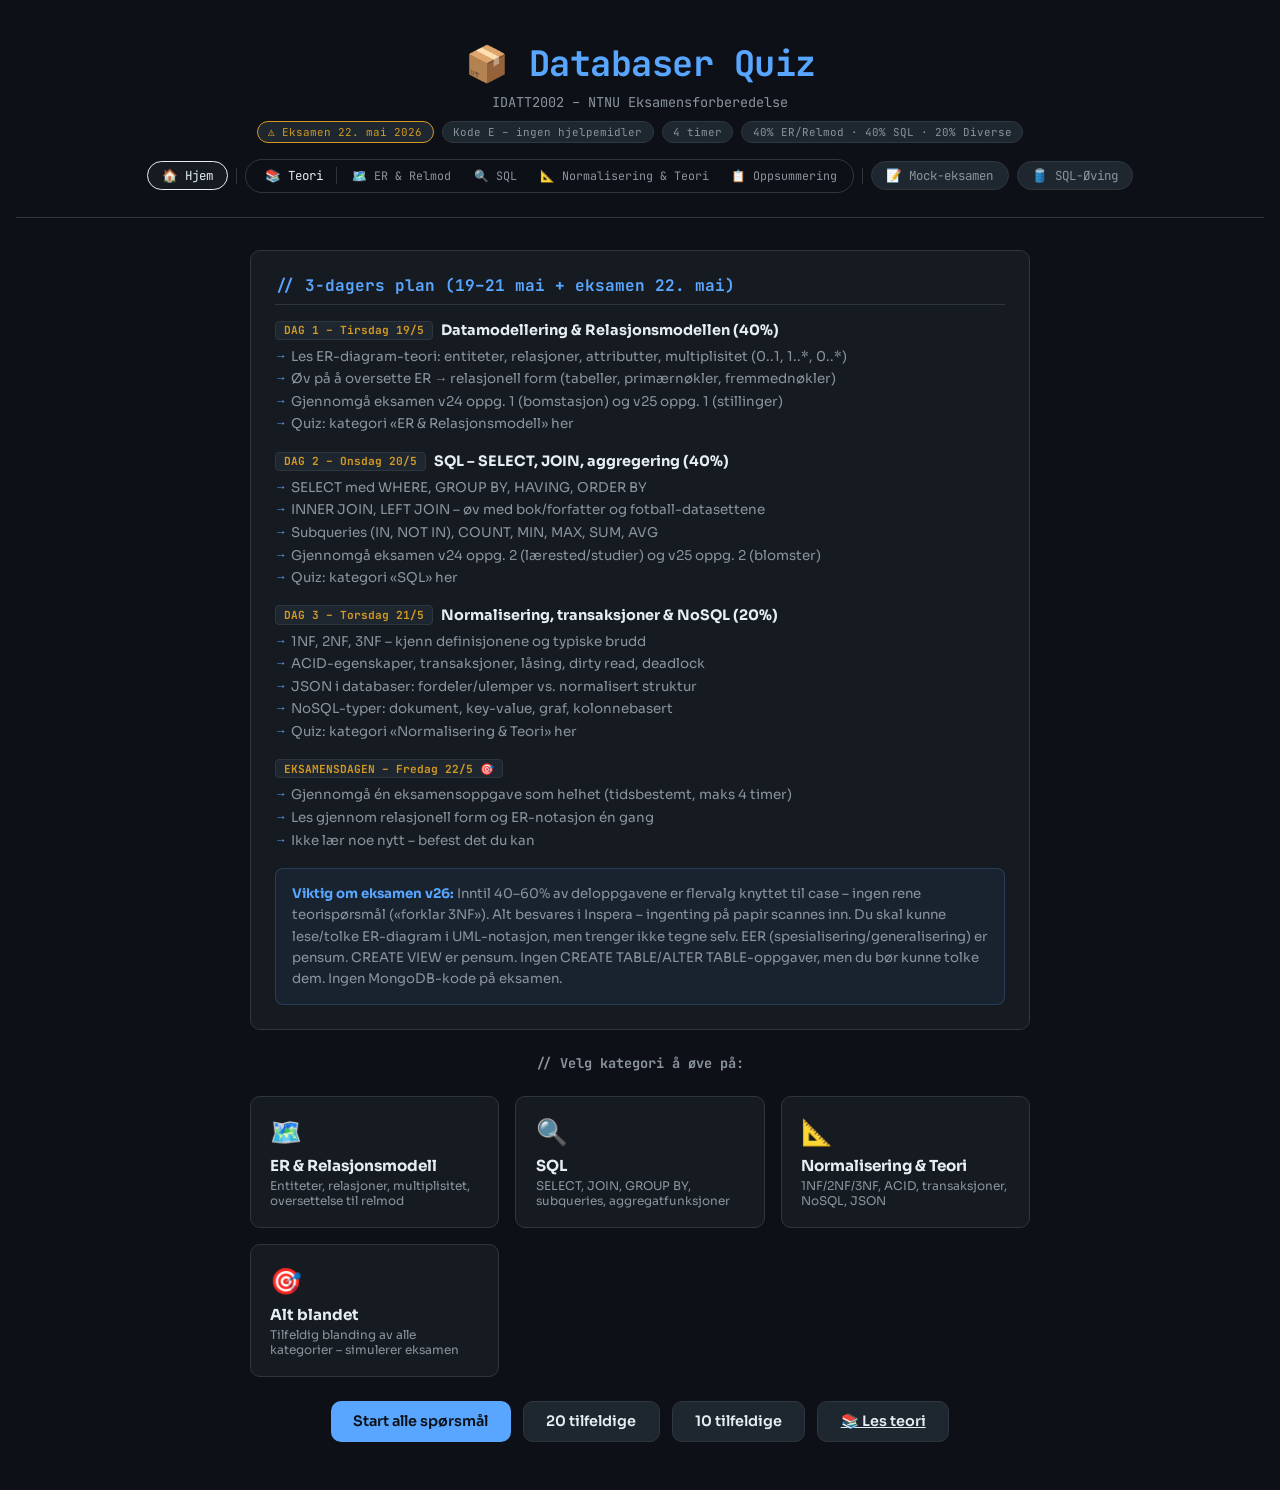
<file: index.html>
<!DOCTYPE html>
<html lang="no">
<head>
  <meta charset="UTF-8">
  <meta name="viewport" content="width=device-width, initial-scale=1.0">
  <title>Databaser Quiz – IDATT2002</title>
  <link rel="stylesheet" href="style.css">
  <link rel="icon" type="image/x-icon" href="favicon.ico">
</head>
<body>

<header>
  <h1>📦 Databaser Quiz</h1>
  <p>IDATT2002 – NTNU Eksamensforberedelse</p>
  <div class="exam-info compact">
    <span class="badge warn">⚠️ Eksamen 22. mai 2026</span>
    <span class="badge">Kode E – ingen hjelpemidler</span>
    <span class="badge">4 timer</span>
    <span class="badge">40% ER/Relmod · 40% SQL · 20% Diverse</span>
  </div>
  <nav>
    <a href="/" class="nav-home active">🏠 Hjem</a>
    <span class="nav-sep"></span>
    <div class="nav-group">
      <a href="/teori" class="nav-group-parent">📚 Teori</a>
      <a href="/er">🗺️ ER & Relmod</a>
      <a href="/sql">🔍 SQL</a>
      <a href="/norm">📐 Normalisering & Teori</a>
      <a href="/oppsummering">📋 Oppsummering</a>
    </div>
    <span class="nav-sep"></span>
    <a href="/mock-exam">📝 Mock-eksamen</a>
    <a href="/sql-oving">🛢️ SQL-Øving</a>
  </nav>
</header>

<div class="container">

  <!-- START SCREEN -->
  <div id="start-screen">

    <div class="plan-section">
      <h2>// 3-dagers plan (19–21 mai + eksamen 22. mai)</h2>
      <div class="day-block">
        <h3><span class="day-label">DAG 1 – Tirsdag 19/5</span> Datamodellering &amp; Relasjonsmodellen (40%)</h3>
        <ul>
          <li>Les ER-diagram-teori: entiteter, relasjoner, attributter, multiplisitet (0..1, 1..*, 0..*)</li>
          <li>Øv på å oversette ER → relasjonell form (tabeller, primærnøkler, fremmednøkler)</li>
          <li>Gjennomgå eksamen v24 oppg. 1 (bomstasjon) og v25 oppg. 1 (stillinger)</li>
          <li>Quiz: kategori «ER &amp; Relasjonsmodell» her</li>
        </ul>
      </div>
      <div class="day-block">
        <h3><span class="day-label">DAG 2 – Onsdag 20/5</span> SQL – SELECT, JOIN, aggregering (40%)</h3>
        <ul>
          <li>SELECT med WHERE, GROUP BY, HAVING, ORDER BY</li>
          <li>INNER JOIN, LEFT JOIN – øv med bok/forfatter og fotball-datasettene</li>
          <li>Subqueries (IN, NOT IN), COUNT, MIN, MAX, SUM, AVG</li>
          <li>Gjennomgå eksamen v24 oppg. 2 (lærested/studier) og v25 oppg. 2 (blomster)</li>
          <li>Quiz: kategori «SQL» her</li>
        </ul>
      </div>
      <div class="day-block">
        <h3><span class="day-label">DAG 3 – Torsdag 21/5</span> Normalisering, transaksjoner &amp; NoSQL (20%)</h3>
        <ul>
          <li>1NF, 2NF, 3NF – kjenn definisjonene og typiske brudd</li>
          <li>ACID-egenskaper, transaksjoner, låsing, dirty read, deadlock</li>
          <li>JSON i databaser: fordeler/ulemper vs. normalisert struktur</li>
          <li>NoSQL-typer: dokument, key-value, graf, kolonnebasert</li>
          <li>Quiz: kategori «Normalisering &amp; Teori» her</li>
        </ul>
      </div>
      <div class="day-block">
        <h3><span class="day-label">EKSAMENSDAGEN – Fredag 22/5 🎯</span></h3>
        <ul>
          <li>Gjennomgå én eksamensoppgave som helhet (tidsbestemt, maks 4 timer)</li>
          <li>Les gjennom relasjonell form og ER-notasjon én gang</li>
          <li>Ikke lær noe nytt – befest det du kan</li>
        </ul>
      </div>
      <div class="tip-box">
        <strong>Viktig om eksamen v26:</strong> Inntil 40–60% av deloppgavene er flervalg knyttet til case – ingen rene teorispørsmål («forklar 3NF»). Alt besvares i Inspera – ingenting på papir scannes inn. Du skal kunne lese/tolke ER-diagram i UML-notasjon, men trenger ikke tegne selv. EER (spesialisering/generalisering) er pensum. CREATE VIEW er pensum. Ingen CREATE TABLE/ALTER TABLE-oppgaver, men du bør kunne tolke dem. Ingen MongoDB-kode på eksamen.
      </div>
    </div>

    <h2 style="font-family:'JetBrains Mono',monospace; color:var(--text2); font-size:0.85rem; margin-bottom:1rem;">// Velg kategori å øve på:</h2>
    <div class="category-grid">
      <div class="category-card" onclick="startCategory('er')">
        <div class="cat-icon">🗺️</div>
        <h3>ER &amp; Relasjonsmodell</h3>
        <p>Entiteter, relasjoner, multiplisitet, oversettelse til relmod</p>
      </div>
      <div class="category-card" onclick="startCategory('sql')">
        <div class="cat-icon">🔍</div>
        <h3>SQL</h3>
        <p>SELECT, JOIN, GROUP BY, subqueries, aggregatfunksjoner</p>
      </div>
      <div class="category-card" onclick="startCategory('norm')">
        <div class="cat-icon">📐</div>
        <h3>Normalisering &amp; Teori</h3>
        <p>1NF/2NF/3NF, ACID, transaksjoner, NoSQL, JSON</p>
      </div>
      <div class="category-card" onclick="startCategory('all')">
        <div class="cat-icon">🎯</div>
        <h3>Alt blandet</h3>
        <p>Tilfeldig blanding av alle kategorier – simulerer eksamen</p>
      </div>
    </div>
    <div class="start-buttons">
      <button class="btn btn-primary" onclick="startAll()">Start alle spørsmål</button>
      <button class="btn btn-secondary" onclick="startRandom(20)">20 tilfeldige</button>
      <button class="btn btn-secondary" onclick="startRandom(10)">10 tilfeldige</button>
      <a href="/teori" class="btn btn-secondary">📚 Les teori</a>
    </div>
  </div>

  <!-- QUIZ SCREEN -->
  <div id="quiz-screen">
    <div class="quiz-header">
      <div class="progress-info" id="progress-info">Spørsmål 1 av 20</div>
      <div class="category-tag" id="category-tag">ER</div>
    </div>
    <div class="progress-bar-wrap">
      <div class="progress-bar-fill" id="progress-bar" style="width:0%"></div>
    </div>
    <div class="question-card">
      <h2 id="question-text"></h2>
      <div id="code-area"></div>
      <ul class="options-list" id="options-list"></ul>
      <div class="feedback-box" id="feedback-box"></div>
    </div>
    <div class="nav-buttons">
      <button class="btn btn-secondary" onclick="goBack()">← Avslutt</button>
      <button class="btn btn-primary" id="next-btn" onclick="nextQuestion()" style="display:none">Neste →</button>
    </div>
  </div>

  <!-- RESULT SCREEN -->
  <div id="result-screen">
    <div class="result-card">
      <div class="score-big" id="score-big">0%</div>
      <div class="score-label" id="score-label">0 av 0 riktige</div>
      <div class="breakdown" id="breakdown"></div>
    </div>
    <div class="start-buttons">
      <button class="btn btn-primary" onclick="showStart()">← Tilbake til meny</button>
      <button class="btn btn-secondary" onclick="retryWrong()">Øv på feil</button>
    </div>
  </div>

</div>

<script src="script.js"></script>
</body>
</html>
</file>
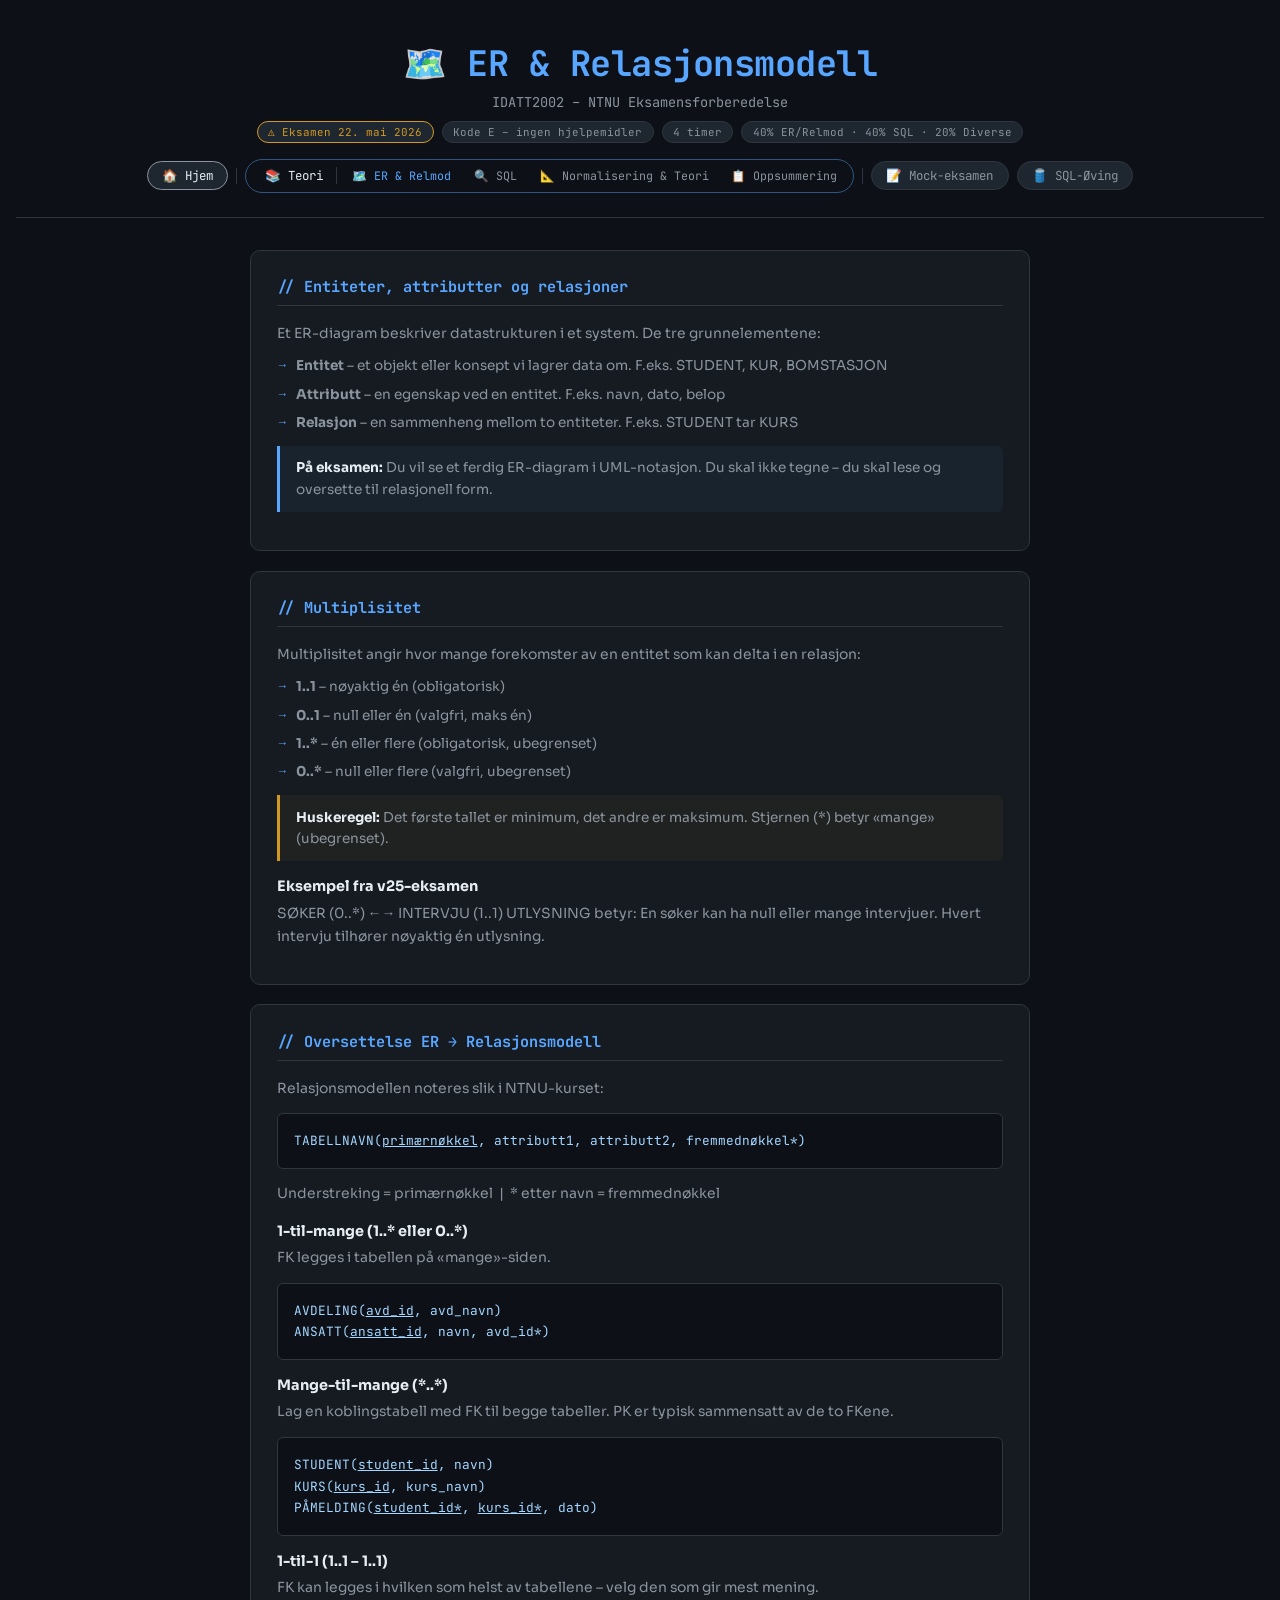
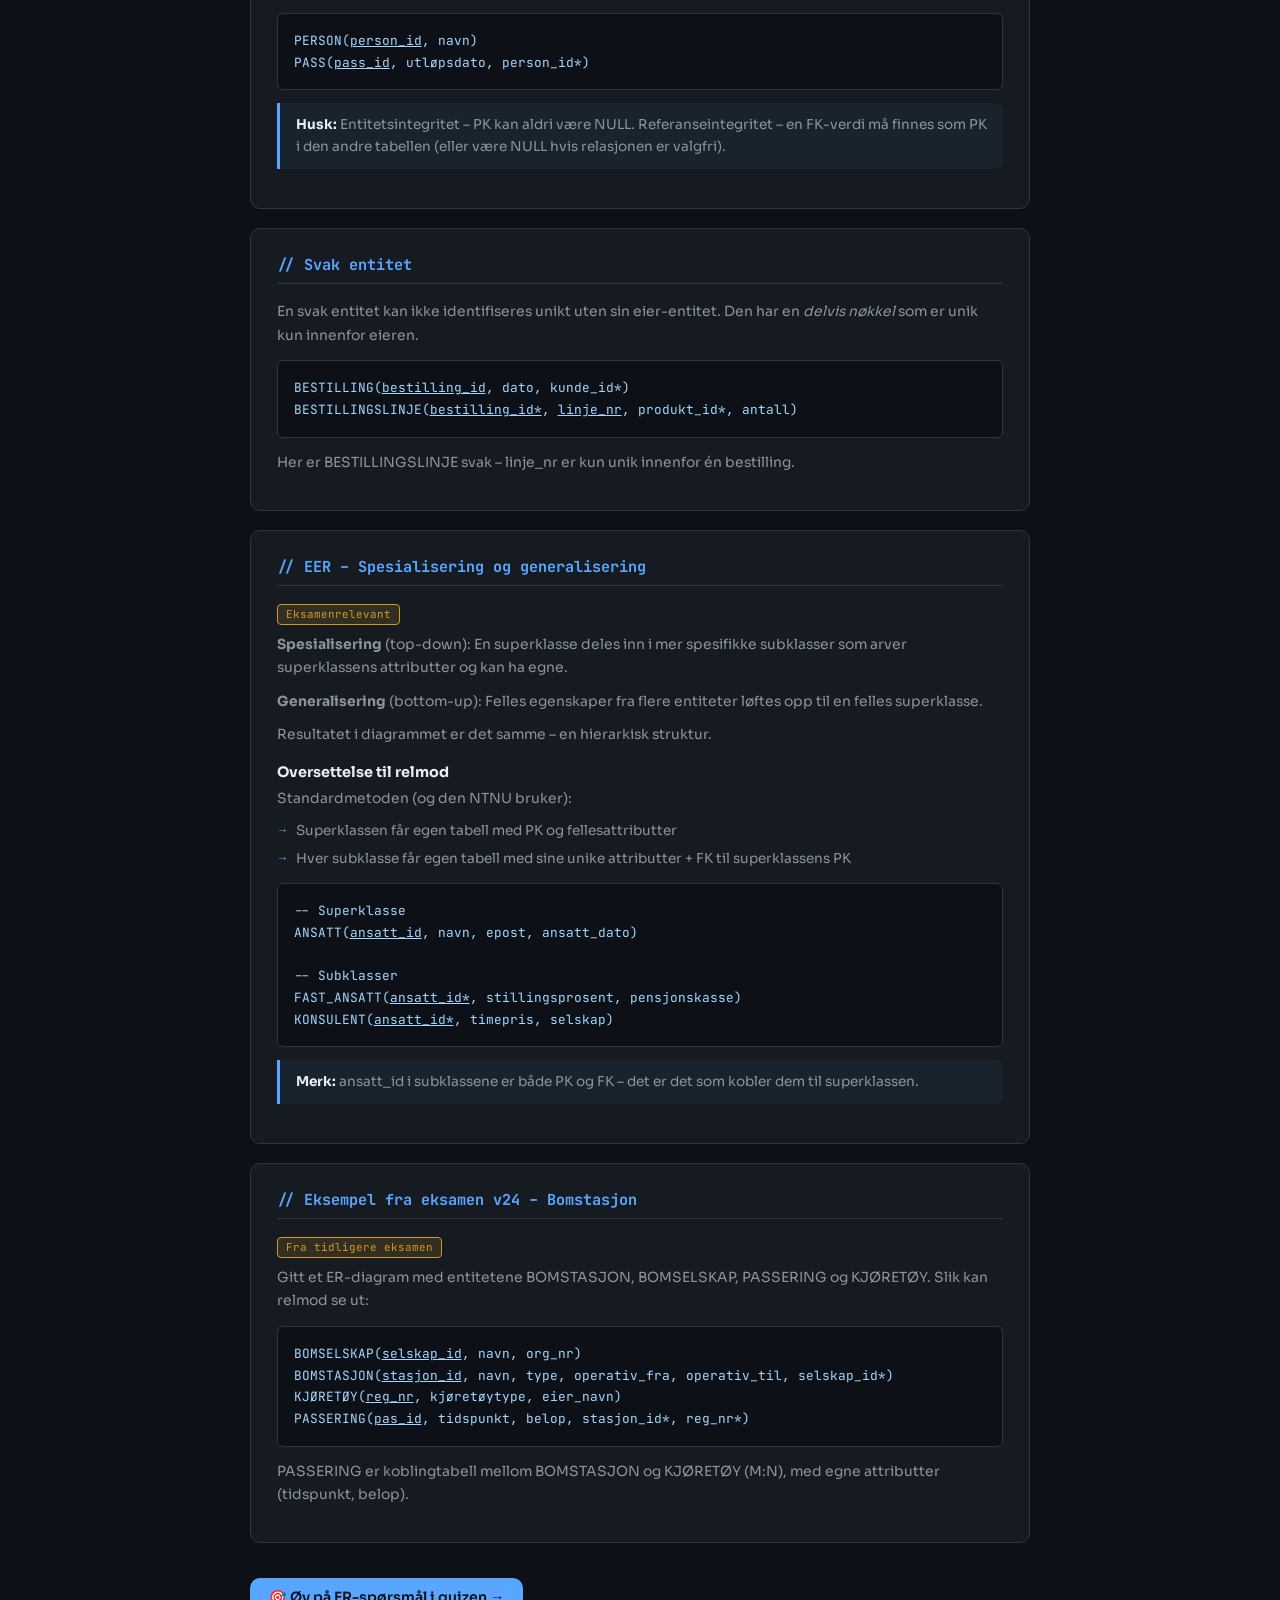
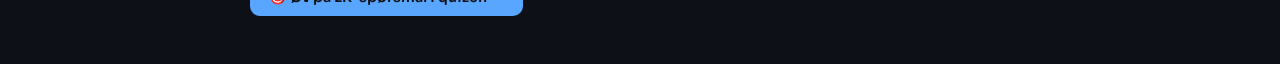
<file: er/index.html>
<!DOCTYPE html>
<html lang="no">
<head>
  <meta charset="UTF-8">
  <meta name="viewport" content="width=device-width, initial-scale=1.0">
  <title>ER & Relasjonsmodell – IDATT2002</title>
  <link rel="stylesheet" href="/style.css">
  <link rel="icon" type="image/x-icon" href="/favicon.ico">
</head>
<body>
<header>
  <h1>🗺️ ER & Relasjonsmodell</h1>
  <p>IDATT2002 – NTNU Eksamensforberedelse</p>
  <div class="exam-info compact">
    <span class="badge warn">⚠️ Eksamen 22. mai 2026</span>
    <span class="badge">Kode E – ingen hjelpemidler</span>
    <span class="badge">4 timer</span>
    <span class="badge">40% ER/Relmod · 40% SQL · 20% Diverse</span>
  </div>
  <nav>
    <a href="/" class="nav-home">🏠 Hjem</a>
    <span class="nav-sep"></span>
    <div class="nav-group">
      <a href="/teori" class="nav-group-parent">📚 Teori</a>
      <a href="/er" class="active">🗺️ ER & Relmod</a>
      <a href="/sql">🔍 SQL</a>
      <a href="/norm">📐 Normalisering & Teori</a>
      <a href="/oppsummering">📋 Oppsummering</a>
    </div>
    <span class="nav-sep"></span>
    <a href="/mock-exam">📝 Mock-eksamen</a>
    <a href="/sql-oving">🛢️ SQL-Øving</a>
  </nav>
</header>

<div class="container">
<div class="theory-content">

  <div class="section">
    <h2>// Entiteter, attributter og relasjoner</h2>
    <p>Et ER-diagram beskriver datastrukturen i et system. De tre grunnelementene:</p>
    <ul>
      <li><strong>Entitet</strong> – et objekt eller konsept vi lagrer data om. F.eks. STUDENT, KUR, BOMSTASJON</li>
      <li><strong>Attributt</strong> – en egenskap ved en entitet. F.eks. navn, dato, belop</li>
      <li><strong>Relasjon</strong> – en sammenheng mellom to entiteter. F.eks. STUDENT tar KURS</li>
    </ul>
    <div class="callout">
      <strong>På eksamen:</strong> Du vil se et ferdig ER-diagram i UML-notasjon. Du skal ikke tegne – du skal lese og oversette til relasjonell form.
    </div>
  </div>

  <div class="section">
    <h2>// Multiplisitet</h2>
    <p>Multiplisitet angir hvor mange forekomster av en entitet som kan delta i en relasjon:</p>
    <ul>
      <li><strong>1..1</strong> – nøyaktig én (obligatorisk)</li>
      <li><strong>0..1</strong> – null eller én (valgfri, maks én)</li>
      <li><strong>1..*</strong> – én eller flere (obligatorisk, ubegrenset)</li>
      <li><strong>0..*</strong> – null eller flere (valgfri, ubegrenset)</li>
    </ul>
    <div class="callout warn">
      <strong>Huskeregel:</strong> Det første tallet er minimum, det andre er maksimum. Stjernen (*) betyr «mange» (ubegrenset).
    </div>
    <h3>Eksempel fra v25-eksamen</h3>
    <p>SØKER (0..*) ←→ INTERVJU (1..1) UTLYSNING betyr: En søker kan ha null eller mange intervjuer. Hvert intervju tilhører nøyaktig én utlysning.</p>
  </div>

  <div class="section">
    <h2>// Oversettelse ER → Relasjonsmodell</h2>
    <p>Relasjonsmodellen noteres slik i NTNU-kurset:</p>
    <div class="code-block">TABELLNAVN(<u>primærnøkkel</u>, attributt1, attributt2, fremmednøkkel*)</div>
    <p>Understreking = primærnøkkel &nbsp;|&nbsp; * etter navn = fremmednøkkel</p>

    <h3>1-til-mange (1..* eller 0..*)</h3>
    <p>FK legges i tabellen på «mange»-siden.</p>
    <div class="code-block">AVDELING(<u>avd_id</u>, avd_navn)
ANSATT(<u>ansatt_id</u>, navn, avd_id*)</div>

    <h3>Mange-til-mange (*..*)</h3>
    <p>Lag en koblingstabell med FK til begge tabeller. PK er typisk sammensatt av de to FKene.</p>
    <div class="code-block">STUDENT(<u>student_id</u>, navn)
KURS(<u>kurs_id</u>, kurs_navn)
PÅMELDING(<u>student_id*</u>, <u>kurs_id*</u>, dato)</div>

    <h3>1-til-1 (1..1 – 1..1)</h3>
    <p>FK kan legges i hvilken som helst av tabellene – velg den som gir mest mening.</p>
    <div class="code-block">PERSON(<u>person_id</u>, navn)
PASS(<u>pass_id</u>, utløpsdato, person_id*)</div>

    <div class="callout">
      <strong>Husk:</strong> Entitetsintegritet – PK kan aldri være NULL. Referanseintegritet – en FK-verdi må finnes som PK i den andre tabellen (eller være NULL hvis relasjonen er valgfri).
    </div>
  </div>

  <div class="section">
    <h2>// Svak entitet</h2>
    <p>En svak entitet kan ikke identifiseres unikt uten sin eier-entitet. Den har en <em>delvis nøkkel</em> som er unik kun innenfor eieren.</p>
    <div class="code-block">BESTILLING(<u>bestilling_id</u>, dato, kunde_id*)
BESTILLINGSLINJE(<u>bestilling_id*</u>, <u>linje_nr</u>, produkt_id*, antall)</div>
    <p>Her er BESTILLINGSLINJE svak – linje_nr er kun unik innenfor én bestilling.</p>
  </div>

  <div class="section">
    <h2>// EER – Spesialisering og generalisering</h2>
    <span class="tag tag-exam">Eksamenrelevant</span>
    <p><strong>Spesialisering</strong> (top-down): En superklasse deles inn i mer spesifikke subklasser som arver superklassens attributter og kan ha egne.</p>
    <p><strong>Generalisering</strong> (bottom-up): Felles egenskaper fra flere entiteter løftes opp til en felles superklasse.</p>
    <p>Resultatet i diagrammet er det samme – en hierarkisk struktur.</p>

    <h3>Oversettelse til relmod</h3>
    <p>Standardmetoden (og den NTNU bruker):</p>
    <ul>
      <li>Superklassen får egen tabell med PK og fellesattributter</li>
      <li>Hver subklasse får egen tabell med sine unike attributter + FK til superklassens PK</li>
    </ul>
    <div class="code-block">-- Superklasse
ANSATT(<u>ansatt_id</u>, navn, epost, ansatt_dato)

-- Subklasser
FAST_ANSATT(<u>ansatt_id*</u>, stillingsprosent, pensjonskasse)
KONSULENT(<u>ansatt_id*</u>, timepris, selskap)</div>
    <div class="callout">
      <strong>Merk:</strong> ansatt_id i subklassene er både PK og FK – det er det som kobler dem til superklassen.
    </div>
  </div>

  <div class="section">
    <h2>// Eksempel fra eksamen v24 – Bomstasjon</h2>
    <span class="tag tag-exam">Fra tidligere eksamen</span>
    <p>Gitt et ER-diagram med entitetene BOMSTASJON, BOMSELSKAP, PASSERING og KJØRETØY. Slik kan relmod se ut:</p>
    <div class="code-block">BOMSELSKAP(<u>selskap_id</u>, navn, org_nr)
BOMSTASJON(<u>stasjon_id</u>, navn, type, operativ_fra, operativ_til, selskap_id*)
KJØRETØY(<u>reg_nr</u>, kjøretøytype, eier_navn)
PASSERING(<u>pas_id</u>, tidspunkt, belop, stasjon_id*, reg_nr*)</div>
    <p>PASSERING er koblingtabell mellom BOMSTASJON og KJØRETØY (M:N), med egne attributter (tidspunkt, belop).</p>
  </div>

  <a href="/?cat=er" class="quiz-link-btn">🎯 Øv på ER-spørsmål i quizen →</a>

</div>
</div>
</body>
</html>
</file>
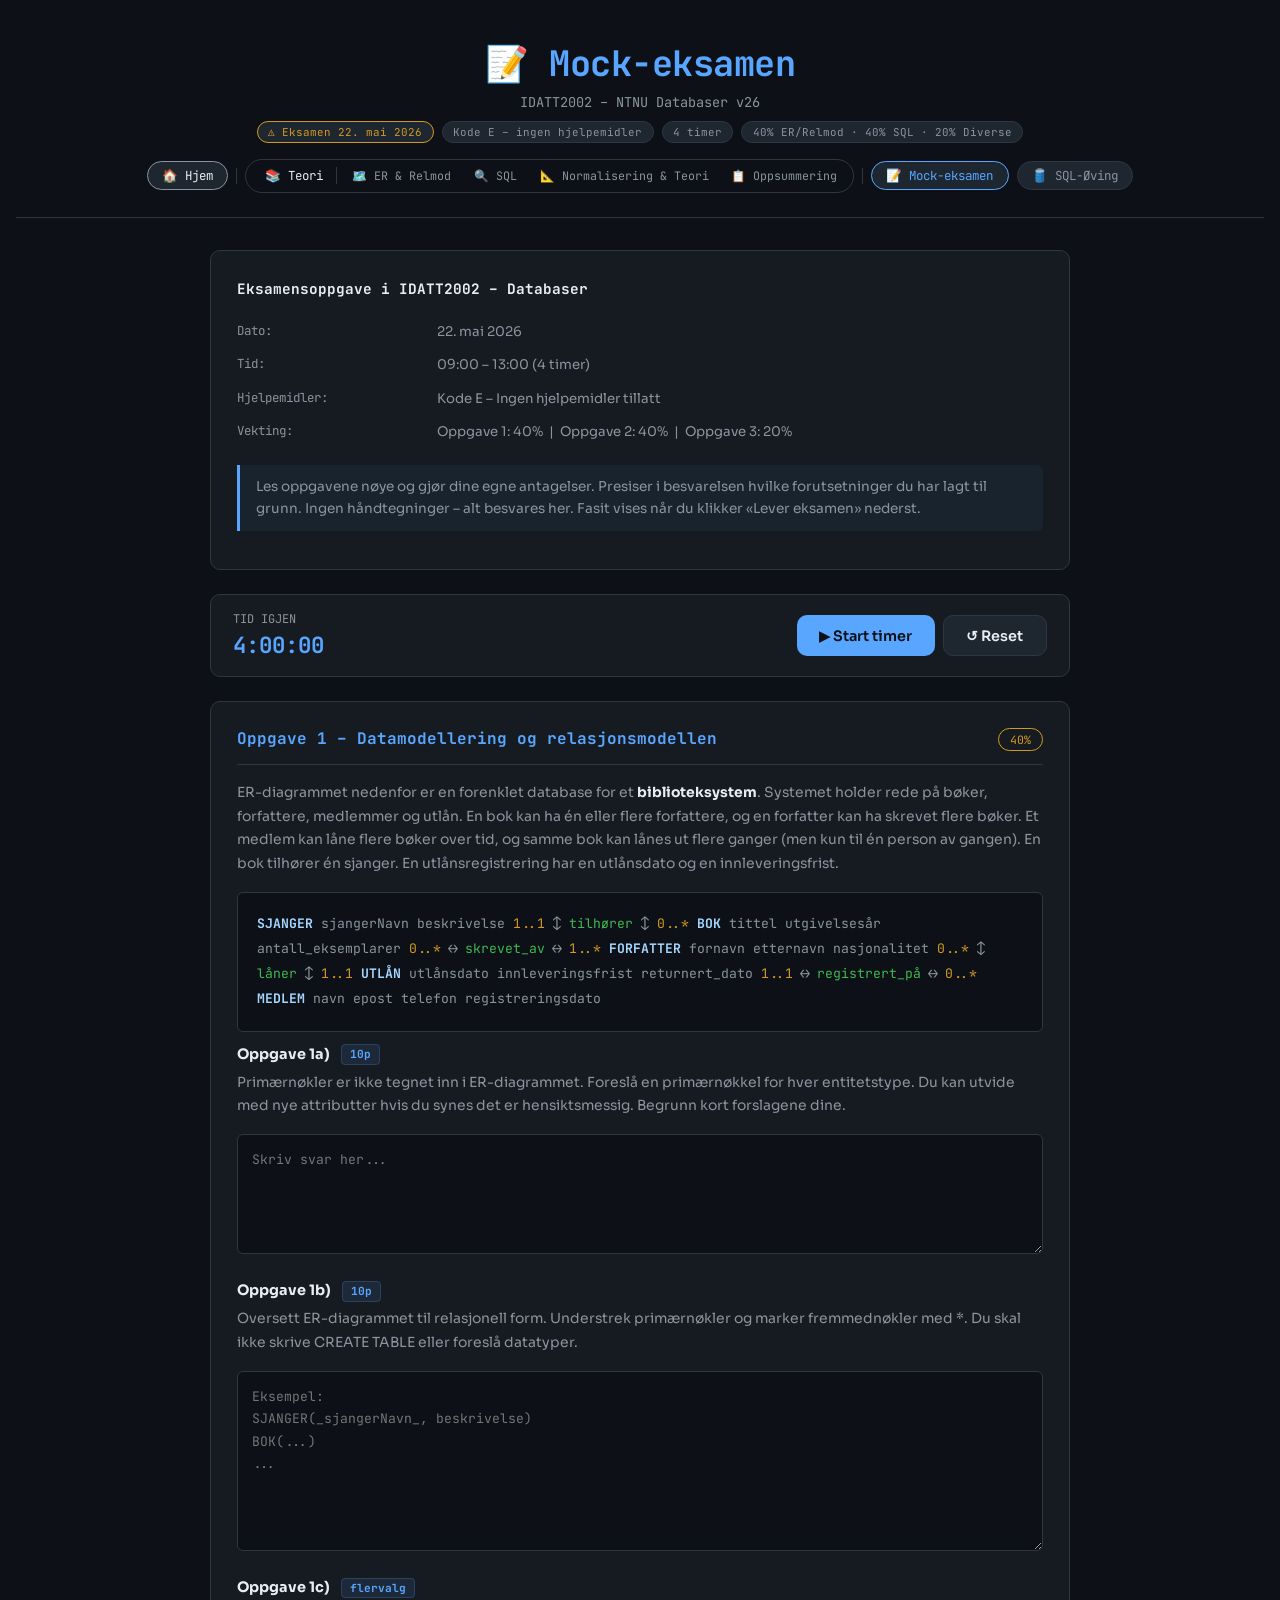
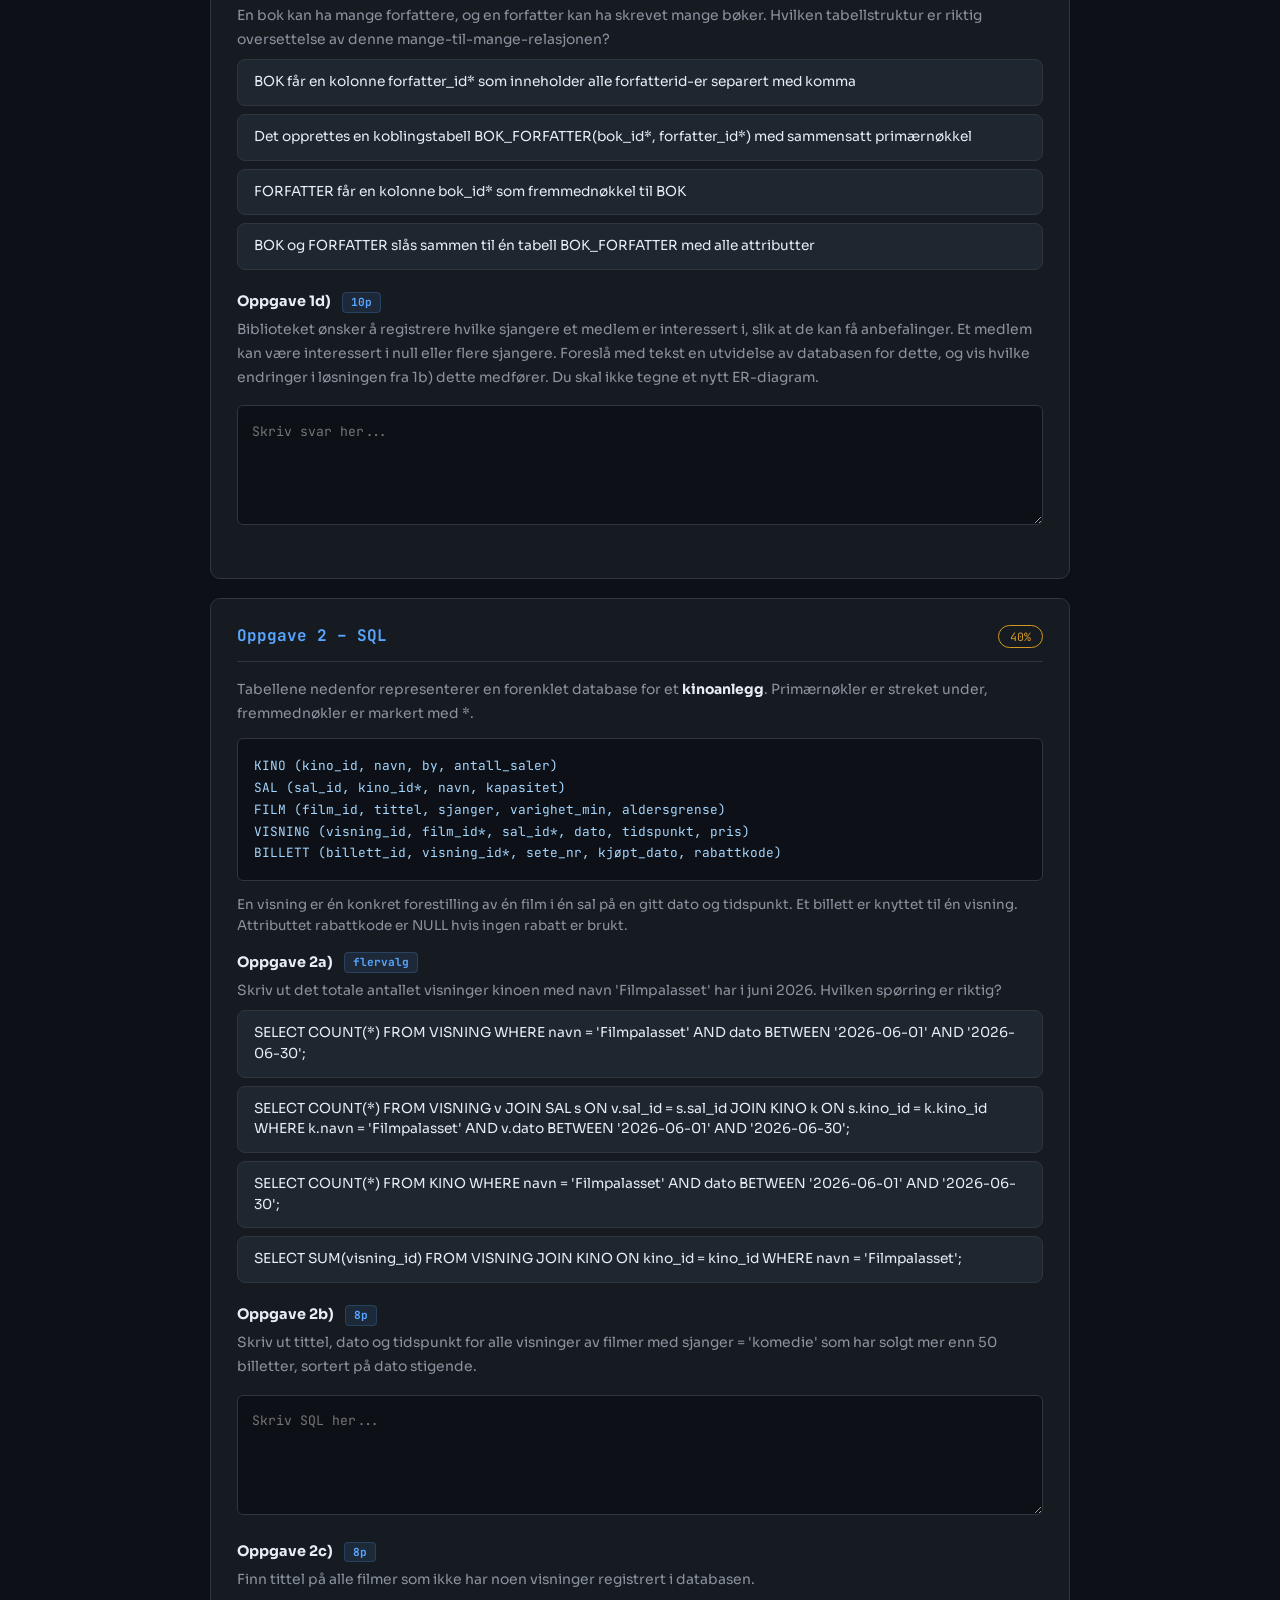
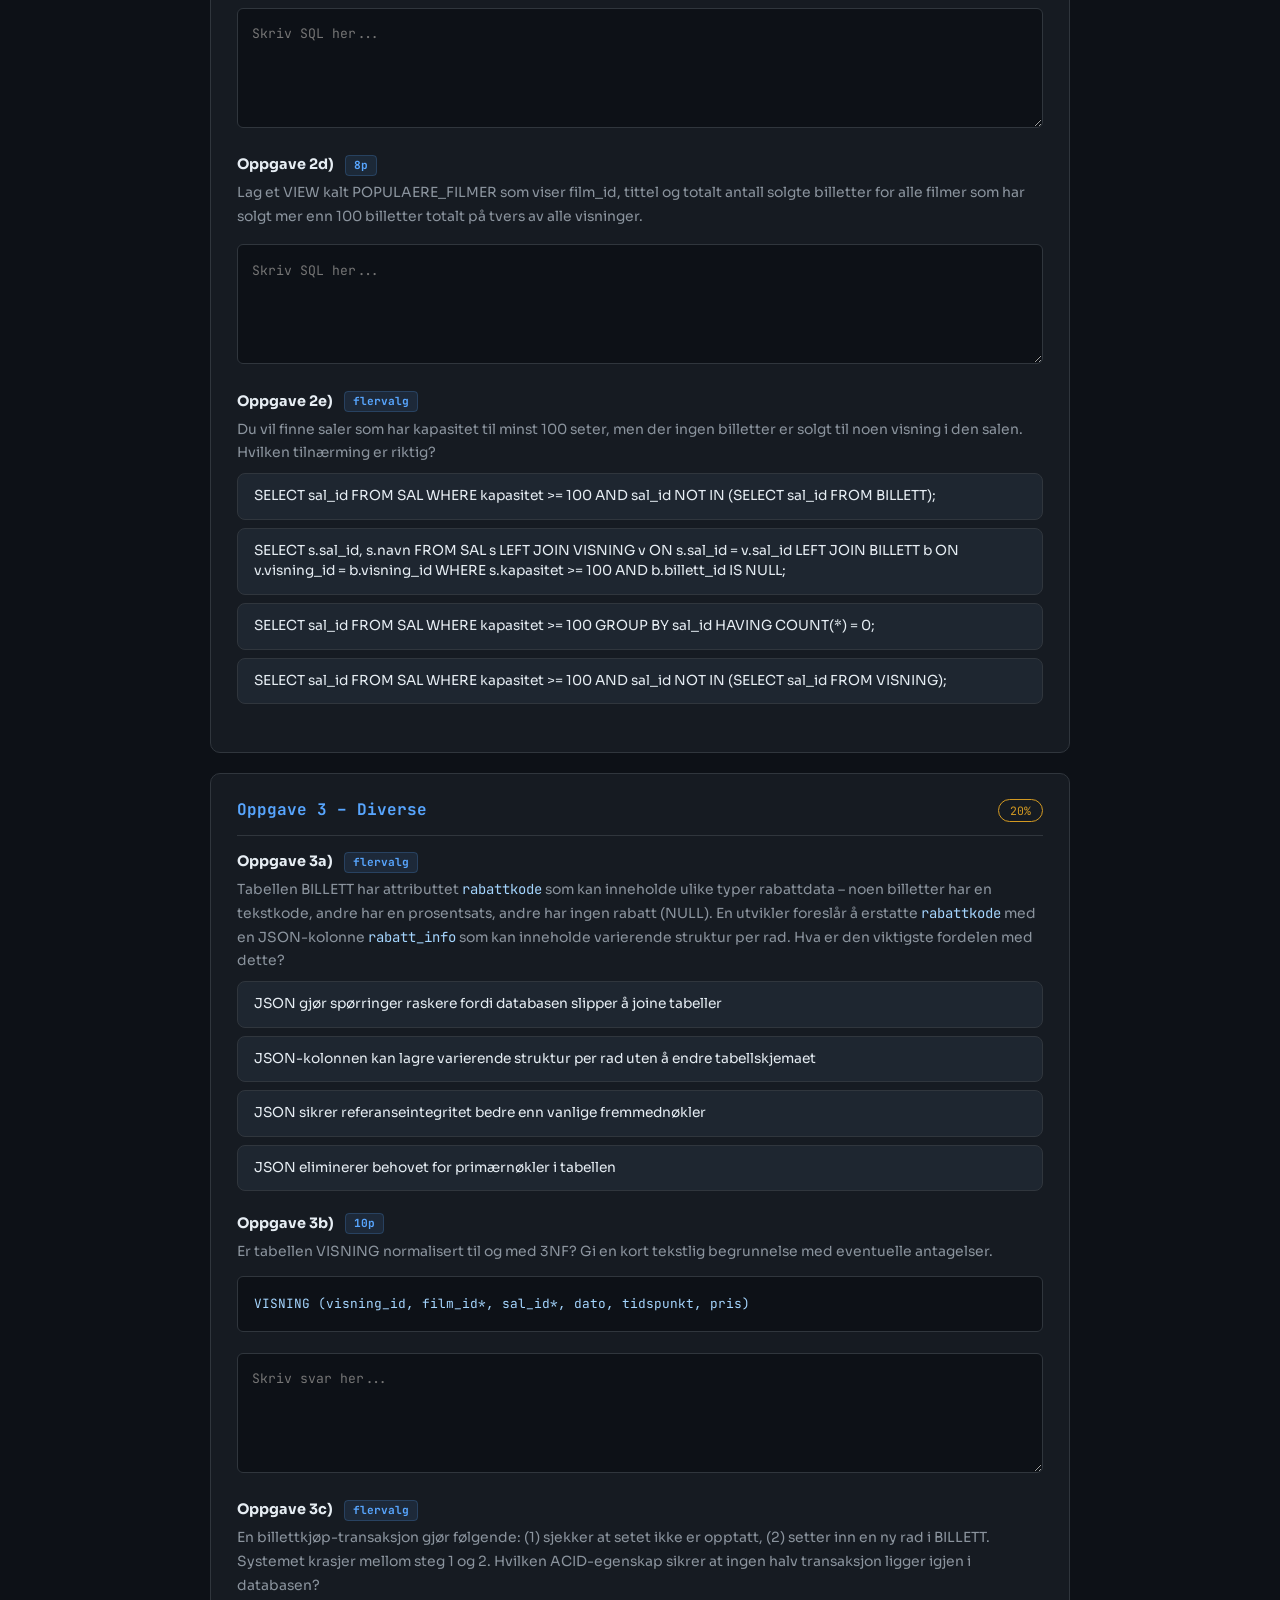
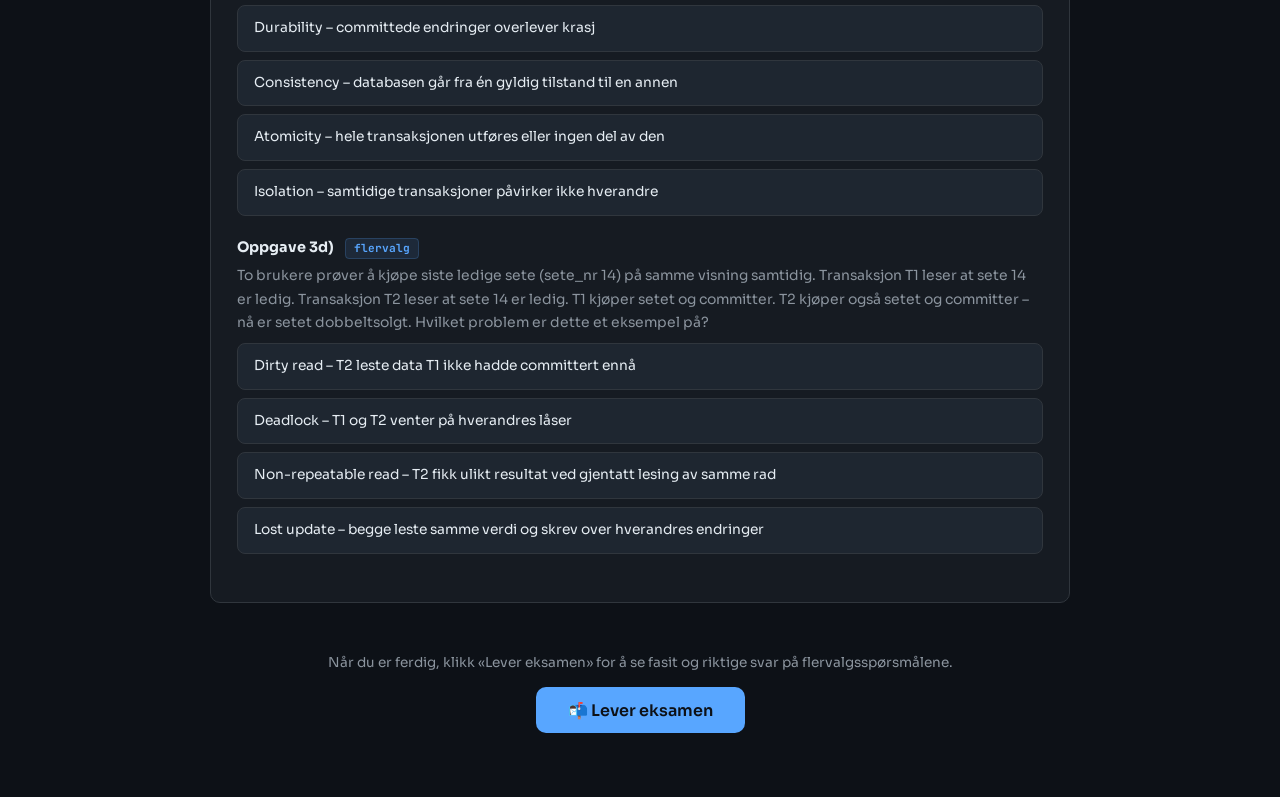
<file: mock-exam/index.html>
<!DOCTYPE html>
<html lang="no">
<head>
  <meta charset="UTF-8">
  <meta name="viewport" content="width=device-width, initial-scale=1.0">
  <title>Mock-eksamen – IDATT2002</title>
  <link rel="stylesheet" href="../style.css">
  <link rel="icon" type="image/x-icon" href="../favicon.ico">
  <style>
    .exam-container { max-width: 860px; margin: 0 auto; }

    .exam-header-box {
      background: var(--surface);
      border: 1px solid var(--border);
      border-radius: var(--radius);
      padding: 1.6rem;
      margin-bottom: 1.5rem;
      font-size: 0.85rem;
      color: var(--text2);
      line-height: 1.8;
    }

    .exam-header-box h2 {
      font-family: 'JetBrains Mono', monospace;
      font-size: 0.9rem;
      color: var(--text);
      margin-bottom: 0.8rem;
    }

    .exam-header-box table {
      width: 100%;
      border-collapse: collapse;
      font-size: 0.83rem;
    }

    .exam-header-box td {
      padding: 0.3rem 0.6rem 0.3rem 0;
      vertical-align: top;
    }

    .exam-header-box td:first-child {
      color: var(--text2);
      width: 200px;
      font-family: 'JetBrains Mono', monospace;
      font-size: 0.78rem;
    }

    .timer-bar {
      background: var(--surface);
      border: 1px solid var(--border);
      border-radius: var(--radius);
      padding: 1rem 1.4rem;
      margin-bottom: 1.5rem;
      display: flex;
      align-items: center;
      justify-content: space-between;
      flex-wrap: wrap;
      gap: 0.75rem;
    }

    .timer-display {
      font-family: 'JetBrains Mono', monospace;
      font-size: 1.4rem;
      color: var(--accent);
      font-weight: 700;
    }

    .timer-display.warn { color: var(--warn); }
    .timer-display.danger { color: var(--danger); }

    .timer-controls { display: flex; gap: 0.5rem; flex-wrap: wrap; }

    .oppgave {
      background: var(--surface);
      border: 1px solid var(--border);
      border-radius: var(--radius);
      padding: 1.6rem;
      margin-bottom: 1.2rem;
    }

    .oppgave-header {
      display: flex;
      justify-content: space-between;
      align-items: flex-start;
      margin-bottom: 1rem;
      padding-bottom: 0.8rem;
      border-bottom: 1px solid var(--border);
      flex-wrap: wrap;
      gap: 0.5rem;
    }

    .oppgave-header h2 {
      font-family: 'JetBrains Mono', monospace;
      font-size: 1rem;
      color: var(--accent);
    }

    .vekting {
      font-family: 'JetBrains Mono', monospace;
      font-size: 0.72rem;
      padding: 0.2rem 0.7rem;
      border-radius: 20px;
      border: 1px solid var(--warn);
      color: var(--warn);
    }

    .deloppgave {
      margin-bottom: 1.4rem;
    }

    .deloppgave h3 {
      font-size: 0.9rem;
      color: var(--text);
      margin-bottom: 0.5rem;
    }

    .deloppgave p {
      font-size: 0.87rem;
      color: var(--text2);
      line-height: 1.7;
      margin-bottom: 0.5rem;
    }

    .answer-area {
      width: 100%;
      min-height: 120px;
      background: #0d1117;
      border: 1px solid var(--border);
      border-radius: 6px;
      padding: 0.9rem;
      color: var(--text);
      font-family: 'JetBrains Mono', monospace;
      font-size: 0.82rem;
      line-height: 1.7;
      resize: vertical;
      margin-top: 0.5rem;
      transition: border-color 0.2s;
    }

    .answer-area:focus {
      outline: none;
      border-color: var(--accent);
    }

    .answer-area.correct-bg { border-color: var(--accent2) !important; background: rgba(63,185,80,0.05); }
    .answer-area.submitted { border-color: var(--border); background: #0d1117; color: var(--text2); }

    /* Multiple choice */
    .mc-options { list-style: none; display: flex; flex-direction: column; gap: 0.5rem; margin-top: 0.5rem; }

    .mc-btn {
      width: 100%;
      text-align: left;
      padding: 0.75rem 1rem;
      background: var(--surface2);
      border: 1px solid var(--border);
      border-radius: 8px;
      color: var(--text);
      font-family: 'Sora', sans-serif;
      font-size: 0.86rem;
      cursor: pointer;
      transition: all 0.15s;
      line-height: 1.5;
    }

    .mc-btn:hover:not(:disabled) { border-color: var(--accent); background: rgba(88,166,255,0.06); }
    .mc-btn.selected { border-color: var(--accent); background: rgba(88,166,255,0.1); color: var(--accent); }
    .mc-btn.correct { border-color: var(--accent2); background: rgba(63,185,80,0.12); color: var(--accent2); }
    .mc-btn.wrong { border-color: var(--danger); background: rgba(248,81,73,0.1); color: var(--danger); }
    .mc-btn:disabled { cursor: default; }

    .relmod-box {
      background: #0d1117;
      border: 1px solid var(--border);
      border-radius: 6px;
      padding: 1rem;
      font-family: 'JetBrains Mono', monospace;
      font-size: 0.8rem;
      color: #a5d6ff;
      margin: 0.8rem 0;
      white-space: pre;
      line-height: 1.7;
      overflow-x: auto;
    }

    /* Fasit */
    #fasit-section { display: none; }

    .fasit-block {
      background: var(--surface);
      border: 1px solid rgba(63,185,80,0.3);
      border-radius: var(--radius);
      padding: 1.6rem;
      margin-bottom: 1.2rem;
    }

    .fasit-block h2 {
      font-family: 'JetBrains Mono', monospace;
      font-size: 0.95rem;
      color: var(--accent2);
      margin-bottom: 1rem;
      padding-bottom: 0.5rem;
      border-bottom: 1px solid var(--border);
    }

    .fasit-item { margin-bottom: 1.2rem; }

    .fasit-item h3 {
      font-size: 0.88rem;
      color: var(--text);
      margin-bottom: 0.4rem;
    }

    .fasit-item p {
      font-size: 0.85rem;
      color: var(--text2);
      line-height: 1.7;
    }

    .submit-section {
      text-align: center;
      padding: 2rem 0 1rem;
    }

    .submit-section p {
      font-size: 0.85rem;
      color: var(--text2);
      margin-bottom: 1rem;
    }

    .er-diagram {
      background: #0d1117;
      border: 1px solid var(--border);
      border-radius: 6px;
      padding: 1.2rem;
      margin: 0.8rem 0;
      font-size: 0.82rem;
      color: var(--text2);
      line-height: 1.9;
      font-family: 'JetBrains Mono', monospace;
    }

    .er-diagram .entity { color: #a5d6ff; font-weight: 700; }
    .er-diagram .attr { color: var(--text2); }
    .er-diagram .mult { color: var(--warn); }
    .er-diagram .rel { color: var(--accent2); }

    .points-badge {
      font-family: 'JetBrains Mono', monospace;
      font-size: 0.7rem;
      padding: 0.15rem 0.5rem;
      border-radius: 4px;
      background: rgba(88,166,255,0.1);
      border: 1px solid rgba(88,166,255,0.2);
      color: var(--accent);
      margin-left: 0.5rem;
    }
  </style>
</head>
<body>
<header>
  <h1>📝 Mock-eksamen</h1>
  <p>IDATT2002 – NTNU Databaser v26</p>
  <div class="exam-info compact">
    <span class="badge warn">⚠️ Eksamen 22. mai 2026</span>
    <span class="badge">Kode E – ingen hjelpemidler</span>
    <span class="badge">4 timer</span>
    <span class="badge">40% ER/Relmod · 40% SQL · 20% Diverse</span>
  </div>
  <nav>
    <a href="/" class="nav-home">🏠 Hjem</a>
    <span class="nav-sep"></span>
    <div class="nav-group">
      <a href="/teori" class="nav-group-parent">📚 Teori</a>
      <a href="/er">🗺️ ER & Relmod</a>
      <a href="/sql">🔍 SQL</a>
      <a href="/norm">📐 Normalisering & Teori</a>
      <a href="/oppsummering">📋 Oppsummering</a>
    </div>
    <span class="nav-sep"></span>
    <a href="/mock-exam" class="active">📝 Mock-eksamen</a>
    <a href="/sql-oving">🛢️ SQL-Øving</a>
  </nav>
</header>

<div class="container exam-container">

  <!-- EXAM HEADER -->
  <div class="exam-header-box">
    <h2>Eksamensoppgave i IDATT2002 – Databaser</h2>
    <table>
      <tr><td>Dato:</td><td>22. mai 2026</td></tr>
      <tr><td>Tid:</td><td>09:00 – 13:00 (4 timer)</td></tr>
      <tr><td>Hjelpemidler:</td><td>Kode E – Ingen hjelpemidler tillatt</td></tr>
      <tr><td>Vekting:</td><td>Oppgave 1: 40% &nbsp;|&nbsp; Oppgave 2: 40% &nbsp;|&nbsp; Oppgave 3: 20%</td></tr>
    </table>
    <div class="callout" style="margin-top:1rem;">
      Les oppgavene nøye og gjør dine egne antagelser. Presiser i besvarelsen hvilke forutsetninger du har lagt til grunn. Ingen håndtegninger – alt besvares her. Fasit vises når du klikker «Lever eksamen» nederst.
    </div>
  </div>

  <!-- TIMER -->
  <div class="timer-bar">
    <div>
      <div style="font-size:0.75rem; color:var(--text2); font-family:'JetBrains Mono',monospace; margin-bottom:0.2rem;">TID IGJEN</div>
      <div class="timer-display" id="timer">4:00:00</div>
    </div>
    <div class="timer-controls">
      <button class="btn btn-primary" onclick="startTimer()" id="start-btn">▶ Start timer</button>
      <button class="btn btn-secondary" onclick="resetTimer()">↺ Reset</button>
    </div>
  </div>

  <!-- ===================== OPPGAVE 1 ===================== -->
  <div class="oppgave">
    <div class="oppgave-header">
      <h2>Oppgave 1 – Datamodellering og relasjonsmodellen</h2>
      <span class="vekting">40%</span>
    </div>

    <p style="font-size:0.87rem; color:var(--text2); line-height:1.7; margin-bottom:1rem;">
      ER-diagrammet nedenfor er en forenklet database for et <strong style="color:var(--text)">biblioteksystem</strong>. Systemet holder rede på bøker, forfattere, medlemmer og utlån. En bok kan ha én eller flere forfattere, og en forfatter kan ha skrevet flere bøker. Et medlem kan låne flere bøker over tid, og samme bok kan lånes ut flere ganger (men kun til én person av gangen). En bok tilhører én sjanger. En utlånsregistrering har en utlånsdato og en innleveringsfrist.
    </p>

    <div class="er-diagram">
<span class="entity">SJANGER</span>
  <span class="attr">sjangerNavn</span>
  <span class="attr">beskrivelse</span>

<span class="mult">1..1</span> ↕ <span class="rel">tilhører</span> ↕ <span class="mult">0..*</span>

<span class="entity">BOK</span>
  <span class="attr">tittel</span>
  <span class="attr">utgivelsesår</span>
  <span class="attr">antall_eksemplarer</span>

<span class="mult">0..*</span> ↔ <span class="rel">skrevet_av</span> ↔ <span class="mult">1..*</span>

<span class="entity">FORFATTER</span>
  <span class="attr">fornavn</span>
  <span class="attr">etternavn</span>
  <span class="attr">nasjonalitet</span>

<span class="mult">0..*</span> ↕ <span class="rel">låner</span> ↕ <span class="mult">1..1</span>

<span class="entity">UTLÅN</span>
  <span class="attr">utlånsdato</span>
  <span class="attr">innleveringsfrist</span>
  <span class="attr">returnert_dato</span>

<span class="mult">1..1</span> ↔ <span class="rel">registrert_på</span> ↔ <span class="mult">0..*</span>

<span class="entity">MEDLEM</span>
  <span class="attr">navn</span>
  <span class="attr">epost</span>
  <span class="attr">telefon</span>
  <span class="attr">registreringsdato</span></div>

    <!-- 1a -->
    <div class="deloppgave">
      <h3>Oppgave 1a) <span class="points-badge">10p</span></h3>
      <p>Primærnøkler er ikke tegnet inn i ER-diagrammet. Foreslå en primærnøkkel for hver entitetstype. Du kan utvide med nye attributter hvis du synes det er hensiktsmessig. Begrunn kort forslagene dine.</p>
      <textarea class="answer-area" id="ans-1a" placeholder="Skriv svar her..."></textarea>
    </div>

    <!-- 1b - FLERVALG -->
    <div class="deloppgave">
      <h3>Oppgave 1b) <span class="points-badge">10p</span></h3>
      <p>Oversett ER-diagrammet til relasjonell form. Understrek primærnøkler og marker fremmednøkler med *. Du skal ikke skrive CREATE TABLE eller foreslå datatyper.</p>
      <textarea class="answer-area" id="ans-1b" placeholder="Eksempel:&#10;SJANGER(_sjangerNavn_, beskrivelse)&#10;BOK(...)&#10;..." style="min-height:180px;"></textarea>
    </div>

    <!-- 1c - FLERVALG -->
    <div class="deloppgave">
      <h3>Oppgave 1c) <span class="points-badge">flervalg</span></h3>
      <p>En bok kan ha mange forfattere, og en forfatter kan ha skrevet mange bøker. Hvilken tabellstruktur er riktig oversettelse av denne mange-til-mange-relasjonen?</p>
      <ul class="mc-options" id="mc-1c">
        <li><button class="mc-btn" onclick="selectMC('mc-1c', 0)">BOK får en kolonne forfatter_id* som inneholder alle forfatterid-er separert med komma</button></li>
        <li><button class="mc-btn" onclick="selectMC('mc-1c', 1)">Det opprettes en koblingstabell BOK_FORFATTER(bok_id*, forfatter_id*) med sammensatt primærnøkkel</button></li>
        <li><button class="mc-btn" onclick="selectMC('mc-1c', 2)">FORFATTER får en kolonne bok_id* som fremmednøkkel til BOK</button></li>
        <li><button class="mc-btn" onclick="selectMC('mc-1c', 3)">BOK og FORFATTER slås sammen til én tabell BOK_FORFATTER med alle attributter</button></li>
      </ul>
    </div>

    <!-- 1d -->
    <div class="deloppgave">
      <h3>Oppgave 1d) <span class="points-badge">10p</span></h3>
      <p>Biblioteket ønsker å registrere hvilke sjangere et medlem er interessert i, slik at de kan få anbefalinger. Et medlem kan være interessert i null eller flere sjangere. Foreslå med tekst en utvidelse av databasen for dette, og vis hvilke endringer i løsningen fra 1b) dette medfører. Du skal ikke tegne et nytt ER-diagram.</p>
      <textarea class="answer-area" id="ans-1d" placeholder="Skriv svar her..."></textarea>
    </div>
  </div>

  <!-- ===================== OPPGAVE 2 ===================== -->
  <div class="oppgave">
    <div class="oppgave-header">
      <h2>Oppgave 2 – SQL</h2>
      <span class="vekting">40%</span>
    </div>

    <p style="font-size:0.87rem; color:var(--text2); line-height:1.7; margin-bottom:0.8rem;">
      Tabellene nedenfor representerer en forenklet database for et <strong style="color:var(--text)">kinoanlegg</strong>. Primærnøkler er streket under, fremmednøkler er markert med *.
    </p>

    <div class="relmod-box">KINO (kino_id, navn, by, antall_saler)
SAL (sal_id, kino_id*, navn, kapasitet)
FILM (film_id, tittel, sjanger, varighet_min, aldersgrense)
VISNING (visning_id, film_id*, sal_id*, dato, tidspunkt, pris)
BILLETT (billett_id, visning_id*, sete_nr, kjøpt_dato, rabattkode)</div>

    <p style="font-size:0.84rem; color:var(--text2); margin-bottom:1rem; line-height:1.6;">
      En visning er én konkret forestilling av én film i én sal på en gitt dato og tidspunkt. Et billett er knyttet til én visning. Attributtet rabattkode er NULL hvis ingen rabatt er brukt.
    </p>

    <!-- 2a - FLERVALG -->
    <div class="deloppgave">
      <h3>Oppgave 2a) <span class="points-badge">flervalg</span></h3>
      <p>Skriv ut det totale antallet visninger kinoen med navn 'Filmpalasset' har i juni 2026. Hvilken spørring er riktig?</p>
      <ul class="mc-options" id="mc-2a">
        <li><button class="mc-btn" onclick="selectMC('mc-2a', 0)">SELECT COUNT(*) FROM VISNING WHERE navn = 'Filmpalasset' AND dato BETWEEN '2026-06-01' AND '2026-06-30';</button></li>
        <li><button class="mc-btn" onclick="selectMC('mc-2a', 1)">SELECT COUNT(*) FROM VISNING v JOIN SAL s ON v.sal_id = s.sal_id JOIN KINO k ON s.kino_id = k.kino_id WHERE k.navn = 'Filmpalasset' AND v.dato BETWEEN '2026-06-01' AND '2026-06-30';</button></li>
        <li><button class="mc-btn" onclick="selectMC('mc-2a', 2)">SELECT COUNT(*) FROM KINO WHERE navn = 'Filmpalasset' AND dato BETWEEN '2026-06-01' AND '2026-06-30';</button></li>
        <li><button class="mc-btn" onclick="selectMC('mc-2a', 3)">SELECT SUM(visning_id) FROM VISNING JOIN KINO ON kino_id = kino_id WHERE navn = 'Filmpalasset';</button></li>
      </ul>
    </div>

    <!-- 2b -->
    <div class="deloppgave">
      <h3>Oppgave 2b) <span class="points-badge">8p</span></h3>
      <p>Skriv ut tittel, dato og tidspunkt for alle visninger av filmer med sjanger = 'komedie' som har solgt mer enn 50 billetter, sortert på dato stigende.</p>
      <textarea class="answer-area" id="ans-2b" placeholder="Skriv SQL her..."></textarea>
    </div>

    <!-- 2c -->
    <div class="deloppgave">
      <h3>Oppgave 2c) <span class="points-badge">8p</span></h3>
      <p>Finn tittel på alle filmer som ikke har noen visninger registrert i databasen.</p>
      <textarea class="answer-area" id="ans-2c" placeholder="Skriv SQL her..."></textarea>
    </div>

    <!-- 2d -->
    <div class="deloppgave">
      <h3>Oppgave 2d) <span class="points-badge">8p</span></h3>
      <p>Lag et VIEW kalt POPULAERE_FILMER som viser film_id, tittel og totalt antall solgte billetter for alle filmer som har solgt mer enn 100 billetter totalt på tvers av alle visninger.</p>
      <textarea class="answer-area" id="ans-2d" placeholder="Skriv SQL her..."></textarea>
    </div>

    <!-- 2e - FLERVALG -->
    <div class="deloppgave">
      <h3>Oppgave 2e) <span class="points-badge">flervalg</span></h3>
      <p>Du vil finne saler som har kapasitet til minst 100 seter, men der ingen billetter er solgt til noen visning i den salen. Hvilken tilnærming er riktig?</p>
      <ul class="mc-options" id="mc-2e">
        <li><button class="mc-btn" onclick="selectMC('mc-2e', 0)">SELECT sal_id FROM SAL WHERE kapasitet >= 100 AND sal_id NOT IN (SELECT sal_id FROM BILLETT);</button></li>
        <li><button class="mc-btn" onclick="selectMC('mc-2e', 1)">SELECT s.sal_id, s.navn FROM SAL s LEFT JOIN VISNING v ON s.sal_id = v.sal_id LEFT JOIN BILLETT b ON v.visning_id = b.visning_id WHERE s.kapasitet >= 100 AND b.billett_id IS NULL;</button></li>
        <li><button class="mc-btn" onclick="selectMC('mc-2e', 2)">SELECT sal_id FROM SAL WHERE kapasitet >= 100 GROUP BY sal_id HAVING COUNT(*) = 0;</button></li>
        <li><button class="mc-btn" onclick="selectMC('mc-2e', 3)">SELECT sal_id FROM SAL WHERE kapasitet >= 100 AND sal_id NOT IN (SELECT sal_id FROM VISNING);</button></li>
      </ul>
    </div>
  </div>

  <!-- ===================== OPPGAVE 3 ===================== -->
  <div class="oppgave">
    <div class="oppgave-header">
      <h2>Oppgave 3 – Diverse</h2>
      <span class="vekting">20%</span>
    </div>

    <!-- 3a - FLERVALG -->
    <div class="deloppgave">
      <h3>Oppgave 3a) <span class="points-badge">flervalg</span></h3>
      <p>
        Tabellen BILLETT har attributtet <code style="color:#a5d6ff; font-family:'JetBrains Mono',monospace;">rabattkode</code> som kan inneholde ulike typer rabattdata – noen billetter har en tekstkode, andre har en prosentsats, andre har ingen rabatt (NULL). En utvikler foreslår å erstatte <code style="color:#a5d6ff; font-family:'JetBrains Mono',monospace;">rabattkode</code> med en JSON-kolonne <code style="color:#a5d6ff; font-family:'JetBrains Mono',monospace;">rabatt_info</code> som kan inneholde varierende struktur per rad. Hva er den viktigste fordelen med dette?
      </p>
      <ul class="mc-options" id="mc-3a">
        <li><button class="mc-btn" onclick="selectMC('mc-3a', 0)">JSON gjør spørringer raskere fordi databasen slipper å joine tabeller</button></li>
        <li><button class="mc-btn" onclick="selectMC('mc-3a', 1)">JSON-kolonnen kan lagre varierende struktur per rad uten å endre tabellskjemaet</button></li>
        <li><button class="mc-btn" onclick="selectMC('mc-3a', 2)">JSON sikrer referanseintegritet bedre enn vanlige fremmednøkler</button></li>
        <li><button class="mc-btn" onclick="selectMC('mc-3a', 3)">JSON eliminerer behovet for primærnøkler i tabellen</button></li>
      </ul>
    </div>

    <!-- 3b -->
    <div class="deloppgave">
      <h3>Oppgave 3b) <span class="points-badge">10p</span></h3>
      <p>Er tabellen VISNING normalisert til og med 3NF? Gi en kort tekstlig begrunnelse med eventuelle antagelser.</p>
      <div class="relmod-box">VISNING (visning_id, film_id*, sal_id*, dato, tidspunkt, pris)</div>
      <textarea class="answer-area" id="ans-3b" placeholder="Skriv svar her..."></textarea>
    </div>

    <!-- 3c - FLERVALG -->
    <div class="deloppgave">
      <h3>Oppgave 3c) <span class="points-badge">flervalg</span></h3>
      <p>
        En billettkjøp-transaksjon gjør følgende: (1) sjekker at setet ikke er opptatt, (2) setter inn en ny rad i BILLETT. Systemet krasjer mellom steg 1 og 2. Hvilken ACID-egenskap sikrer at ingen halv transaksjon ligger igjen i databasen?
      </p>
      <ul class="mc-options" id="mc-3c">
        <li><button class="mc-btn" onclick="selectMC('mc-3c', 0)">Durability – committede endringer overlever krasj</button></li>
        <li><button class="mc-btn" onclick="selectMC('mc-3c', 1)">Consistency – databasen går fra én gyldig tilstand til en annen</button></li>
        <li><button class="mc-btn" onclick="selectMC('mc-3c', 2)">Atomicity – hele transaksjonen utføres eller ingen del av den</button></li>
        <li><button class="mc-btn" onclick="selectMC('mc-3c', 3)">Isolation – samtidige transaksjoner påvirker ikke hverandre</button></li>
      </ul>
    </div>

    <!-- 3d - FLERVALG -->
    <div class="deloppgave">
      <h3>Oppgave 3d) <span class="points-badge">flervalg</span></h3>
      <p>To brukere prøver å kjøpe siste ledige sete (sete_nr 14) på samme visning samtidig. Transaksjon T1 leser at sete 14 er ledig. Transaksjon T2 leser at sete 14 er ledig. T1 kjøper setet og committer. T2 kjøper også setet og committer – nå er setet dobbeltsolgt. Hvilket problem er dette et eksempel på?</p>
      <ul class="mc-options" id="mc-3d">
        <li><button class="mc-btn" onclick="selectMC('mc-3d', 0)">Dirty read – T2 leste data T1 ikke hadde committert ennå</button></li>
        <li><button class="mc-btn" onclick="selectMC('mc-3d', 1)">Deadlock – T1 og T2 venter på hverandres låser</button></li>
        <li><button class="mc-btn" onclick="selectMC('mc-3d', 2)">Non-repeatable read – T2 fikk ulikt resultat ved gjentatt lesing av samme rad</button></li>
        <li><button class="mc-btn" onclick="selectMC('mc-3d', 3)">Lost update – begge leste samme verdi og skrev over hverandres endringer</button></li>
      </ul>
    </div>
  </div>

  <!-- SUBMIT -->
  <div class="submit-section">
    <p>Når du er ferdig, klikk «Lever eksamen» for å se fasit og riktige svar på flervalgsspørsmålene.</p>
    <button class="btn btn-primary" onclick="submitExam()" style="font-size:1rem; padding:0.8rem 2rem;">📬 Lever eksamen</button>
  </div>

  <!-- ===================== FASIT ===================== -->
  <div id="fasit-section">
    <div style="text-align:center; margin: 2rem 0 1.5rem;">
      <div style="font-family:'JetBrains Mono',monospace; font-size:0.8rem; color:var(--text2);">FLERVALGSCORE</div>
      <div style="font-family:'JetBrains Mono',monospace; font-size:3rem; font-weight:700; color:var(--accent);" id="mc-score-display"></div>
      <div style="font-size:0.85rem; color:var(--text2);" id="mc-score-label"></div>
    </div>

    <div class="fasit-block">
      <h2>// Fasit – Oppgave 1</h2>

      <div class="fasit-item">
        <h3>1a) Primærnøkler</h3>
        <p><strong>SJANGER:</strong> sjangerNavn er naturlig PK (forutsatt unike sjangernavnavn). Alternativt surrogat-id sjanger_id.<br>
        <strong>BOK:</strong> Surrogat-id bok_id anbefales – tittel er ikke unik (samme tittel kan gis ut flere ganger).<br>
        <strong>FORFATTER:</strong> Surrogat-id forfatter_id – navn er ikke unik.<br>
        <strong>UTLÅN:</strong> Surrogat-id utlan_id. Alternativt sammensatt av bok_id* + medlem_id* + utlånsdato, men surrogat er enklere.<br>
        <strong>MEDLEM:</strong> Surrogat-id medlem_id, eller epost hvis den garanteres unik.</p>
      </div>

      <div class="fasit-item">
        <h3>1b) Relasjonell form</h3>
        <div class="relmod-box">SJANGER(<u>sjanger_id</u>, sjangerNavn, beskrivelse)
BOK(<u>bok_id</u>, tittel, utgivelsesår, antall_eksemplarer, sjanger_id*)
FORFATTER(<u>forfatter_id</u>, fornavn, etternavn, nasjonalitet)
BOK_FORFATTER(<u>bok_id*</u>, <u>forfatter_id*</u>)
MEDLEM(<u>medlem_id</u>, navn, epost, telefon, registreringsdato)
UTLÅN(<u>utlan_id</u>, utlånsdato, innleveringsfrist, returnert_dato, bok_id*, medlem_id*)</div>
        <p>BOK_FORFATTER er koblingstabellen for M:N-relasjonen mellom BOK og FORFATTER. UTLÅN kobler BOK og MEDLEM – en M:N med egne attributter.</p>
      </div>

      <div class="fasit-item">
        <h3>1c) Flervalg – riktig svar: <span style="color:var(--accent2)">B</span></h3>
        <p>En mange-til-mange-relasjon oversettes alltid med en koblingstabell. BOK_FORFATTER(bok_id*, forfatter_id*) med sammensatt PK er den korrekte løsningen. Alternativ A bryter 1NF (liste i én celle).</p>
      </div>

      <div class="fasit-item">
        <h3>1d) Utvidelse – interesser</h3>
        <p>Legg til en koblingstabell for M:N-relasjonen mellom MEDLEM og SJANGER:</p>
        <div class="relmod-box">MEDLEM_SJANGER(<u>medlem_id*</u>, <u>sjanger_id*</u>)</div>
        <p>Ingen endringer i eksisterende tabeller er nødvendig – bare legg til den nye koblingstabellen.</p>
      </div>
    </div>

    <div class="fasit-block">
      <h2>// Fasit – Oppgave 2</h2>

      <div class="fasit-item">
        <h3>2a) Flervalg – riktig svar: <span style="color:var(--accent2)">B</span></h3>
        <p>dato og kino-navn ligger i ulike tabeller – du må joine VISNING → SAL → KINO. Alternativ A feiler fordi navn ikke finnes i VISNING.</p>
      </div>

      <div class="fasit-item">
        <h3>2b) Komedier med over 50 billetter</h3>
        <div class="relmod-box">SELECT f.tittel, v.dato, v.tidspunkt
FROM FILM f
INNER JOIN VISNING v ON f.film_id = v.film_id
INNER JOIN BILLETT b ON v.visning_id = b.visning_id
WHERE f.sjanger = 'komedie'
GROUP BY v.visning_id, f.tittel, v.dato, v.tidspunkt
HAVING COUNT(b.billett_id) > 50
ORDER BY v.dato ASC;</div>
      </div>

      <div class="fasit-item">
        <h3>2c) Filmer uten visninger</h3>
        <div class="relmod-box">SELECT tittel FROM FILM
WHERE film_id NOT IN (SELECT film_id FROM VISNING);

-- Alternativt med LEFT JOIN:
SELECT f.tittel
FROM FILM f
LEFT JOIN VISNING v ON f.film_id = v.film_id
WHERE v.visning_id IS NULL;</div>
      </div>

      <div class="fasit-item">
        <h3>2d) VIEW – populære filmer</h3>
        <div class="relmod-box">CREATE VIEW POPULAERE_FILMER AS
SELECT f.film_id, f.tittel, COUNT(b.billett_id) AS antall_solgte
FROM FILM f
INNER JOIN VISNING v ON f.film_id = v.film_id
INNER JOIN BILLETT b ON v.visning_id = b.visning_id
GROUP BY f.film_id, f.tittel
HAVING COUNT(b.billett_id) > 100;</div>
      </div>

      <div class="fasit-item">
        <h3>2e) Flervalg – riktig svar: <span style="color:var(--accent2)">B</span></h3>
        <p>Billetter er ikke direkte knyttet til SAL – du må gå SAL → VISNING → BILLETT. Alternativ A er feil fordi BILLETT ikke har sal_id direkte. Alternativ D finner saler uten visninger, ikke saler uten billetter – det er ikke det samme.</p>
      </div>
    </div>

    <div class="fasit-block">
      <h2>// Fasit – Oppgave 3</h2>

      <div class="fasit-item">
        <h3>3a) Flervalg – riktig svar: <span style="color:var(--accent2)">B</span></h3>
        <p>Fordelen med JSON her er fleksibel struktur per rad – noen rader kan ha {type: "prosentkode", verdi: 15}, andre {type: "kampanjekode", kode: "SOMMER26"}, uten å endre tabellskjemaet. Ulemper: vanskeligere å søke på, ingen RI for innholdet.</p>
      </div>

      <div class="fasit-item">
        <h3>3b) Er VISNING i 3NF?</h3>
        <p><strong>Ja</strong>, VISNING(visning_id, film_id*, sal_id*, dato, tidspunkt, pris) er i 3NF. PK er visning_id. Alle andre attributter (film_id, sal_id, dato, tidspunkt, pris) er direkte avhengige av visning_id – ingen er avhengig av et annet ikke-nøkkelattributt. Det finnes ingen transitiv avhengighet.</p>
        <p><em>Merk: Man kan diskutere om pris avhenger av sal eller film, men slik tabellen er definert antas pris å være en egenskap ved akkurat denne visningen.</em></p>
      </div>

      <div class="fasit-item">
        <h3>3c) Flervalg – riktig svar: <span style="color:var(--accent2)">C</span></h3>
        <p>Atomicity = alt eller ingenting. Krasjer systemet midt i en transaksjon, rulles alle deloperasjoner tilbake. Ingen halv INSERT blir igjen.</p>
      </div>

      <div class="fasit-item">
        <h3>3d) Flervalg – riktig svar: <span style="color:var(--accent2)">D</span></h3>
        <p>Dette er et <em>lost update</em>-problem: begge leste samme tilstand (sete ledig), begge skrev basert på den tilstanden, og T1s endring ble overskrevet av T2. Dirty read ville vært hvis T2 leste en ucommittet endring. Non-repeatable read ville vært hvis T2 leste setet på nytt og fikk en annen verdi.</p>
      </div>
    </div>

    <div style="text-align:center; margin-top:1.5rem;">
      <button class="btn btn-secondary" onclick="window.scrollTo({top:0,behavior:'smooth'})">↑ Tilbake til toppen</button>
      <a href="/" class="btn btn-primary" style="margin-left:0.5rem;">🏠 Hjem</a>
    </div>
  </div>

</div>

<script>
// ===== TIMER =====
let timerInterval = null;
let secondsLeft = 4 * 60 * 60;
let running = false;

function formatTime(s) {
  const h = Math.floor(s / 3600);
  const m = Math.floor((s % 3600) / 60);
  const sec = s % 60;
  return `${h}:${String(m).padStart(2,'0')}:${String(sec).padStart(2,'0')}`;
}

function startTimer() {
  if (running) {
    clearInterval(timerInterval);
    running = false;
    document.getElementById('start-btn').textContent = '▶ Fortsett';
    return;
  }
  running = true;
  document.getElementById('start-btn').textContent = '⏸ Pause';
  timerInterval = setInterval(() => {
    secondsLeft--;
    const el = document.getElementById('timer');
    el.textContent = formatTime(secondsLeft);
    if (secondsLeft <= 600) el.className = 'timer-display danger';
    else if (secondsLeft <= 1800) el.className = 'timer-display warn';
    if (secondsLeft <= 0) {
      clearInterval(timerInterval);
      el.textContent = '0:00:00';
      el.className = 'timer-display danger';
      running = false;
      document.getElementById('start-btn').textContent = '▶ Start timer';
    }
  }, 1000);
}

function resetTimer() {
  clearInterval(timerInterval);
  running = false;
  secondsLeft = 4 * 60 * 60;
  document.getElementById('timer').textContent = '4:00:00';
  document.getElementById('timer').className = 'timer-display';
  document.getElementById('start-btn').textContent = '▶ Start timer';
}

// ===== MULTIPLE CHOICE =====
const mcAnswers = {
  'mc-1c': 1,
  'mc-2a': 1,
  'mc-2e': 1,
  'mc-3a': 1,
  'mc-3c': 2,
  'mc-3d': 3,
};

const mcSelected = {};

function selectMC(groupId, idx) {
  if (document.getElementById('fasit-section').style.display === 'block') return;
  mcSelected[groupId] = idx;
  const btns = document.querySelectorAll(`#${groupId} .mc-btn`);
  btns.forEach((b, i) => {
    b.classList.toggle('selected', i === idx);
  });
}

// ===== SUBMIT =====
function submitExam() {
  // Stop timer
  clearInterval(timerInterval);
  running = false;

  // Reveal MC answers
  let correct = 0;
  const total = Object.keys(mcAnswers).length;

  Object.entries(mcAnswers).forEach(([groupId, correctIdx]) => {
    const btns = document.querySelectorAll(`#${groupId} .mc-btn`);
    const selected = mcSelected[groupId];
    btns.forEach((b, i) => {
      b.disabled = true;
      b.classList.remove('selected');
      if (i === correctIdx) b.classList.add('correct');
      else if (i === selected && selected !== correctIdx) b.classList.add('wrong');
    });
    if (selected === correctIdx) correct++;
  });

  // Disable textareas
  document.querySelectorAll('.answer-area').forEach(ta => {
    ta.classList.add('submitted');
    ta.readOnly = true;
  });

  // Show score
  const pct = Math.round((correct / total) * 100);
  document.getElementById('mc-score-display').textContent = `${correct}/${total}`;
  document.getElementById('mc-score-label').textContent = `flervalg riktige (${pct}%)`;

  // Show fasit
  const fasit = document.getElementById('fasit-section');
  fasit.style.display = 'block';
  fasit.scrollIntoView({ behavior: 'smooth', block: 'start' });

  // Hide submit button
  document.querySelector('.submit-section').style.display = 'none';
}
</script>
</body>
</html>
</file>
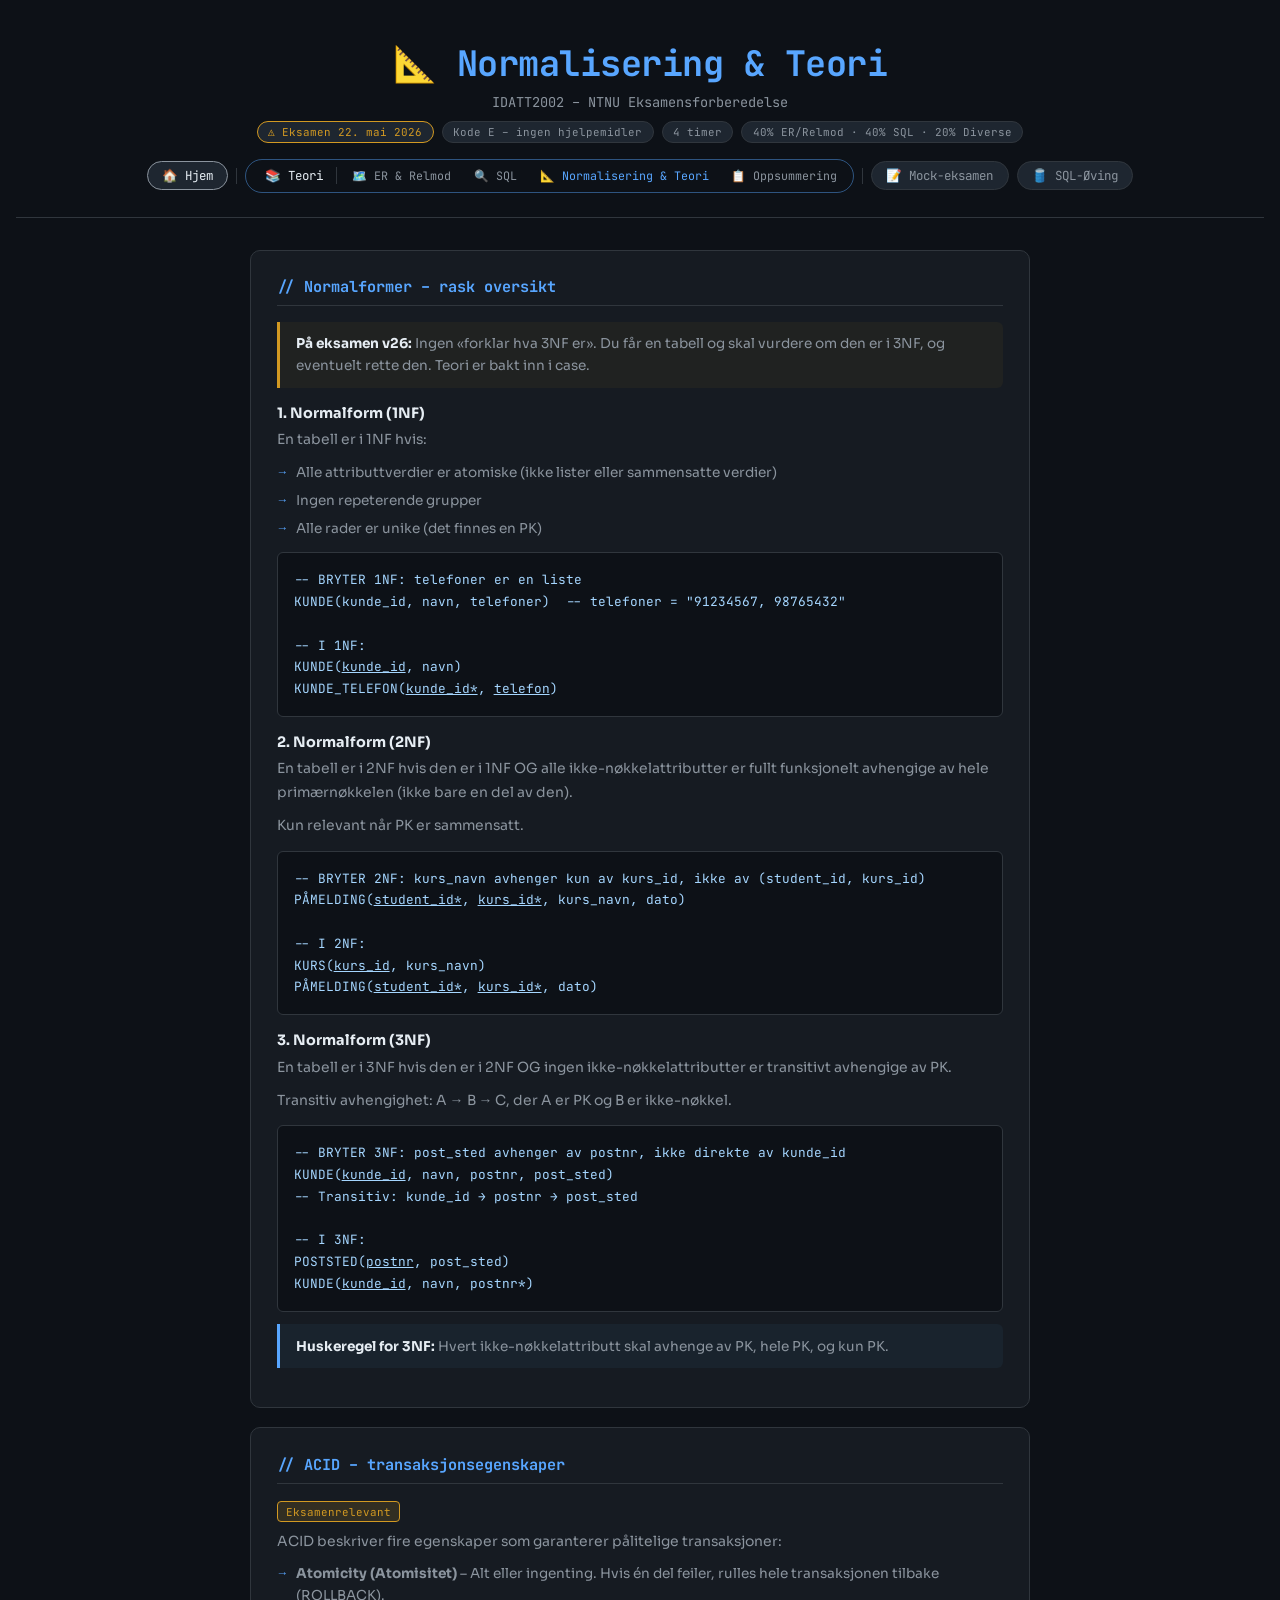
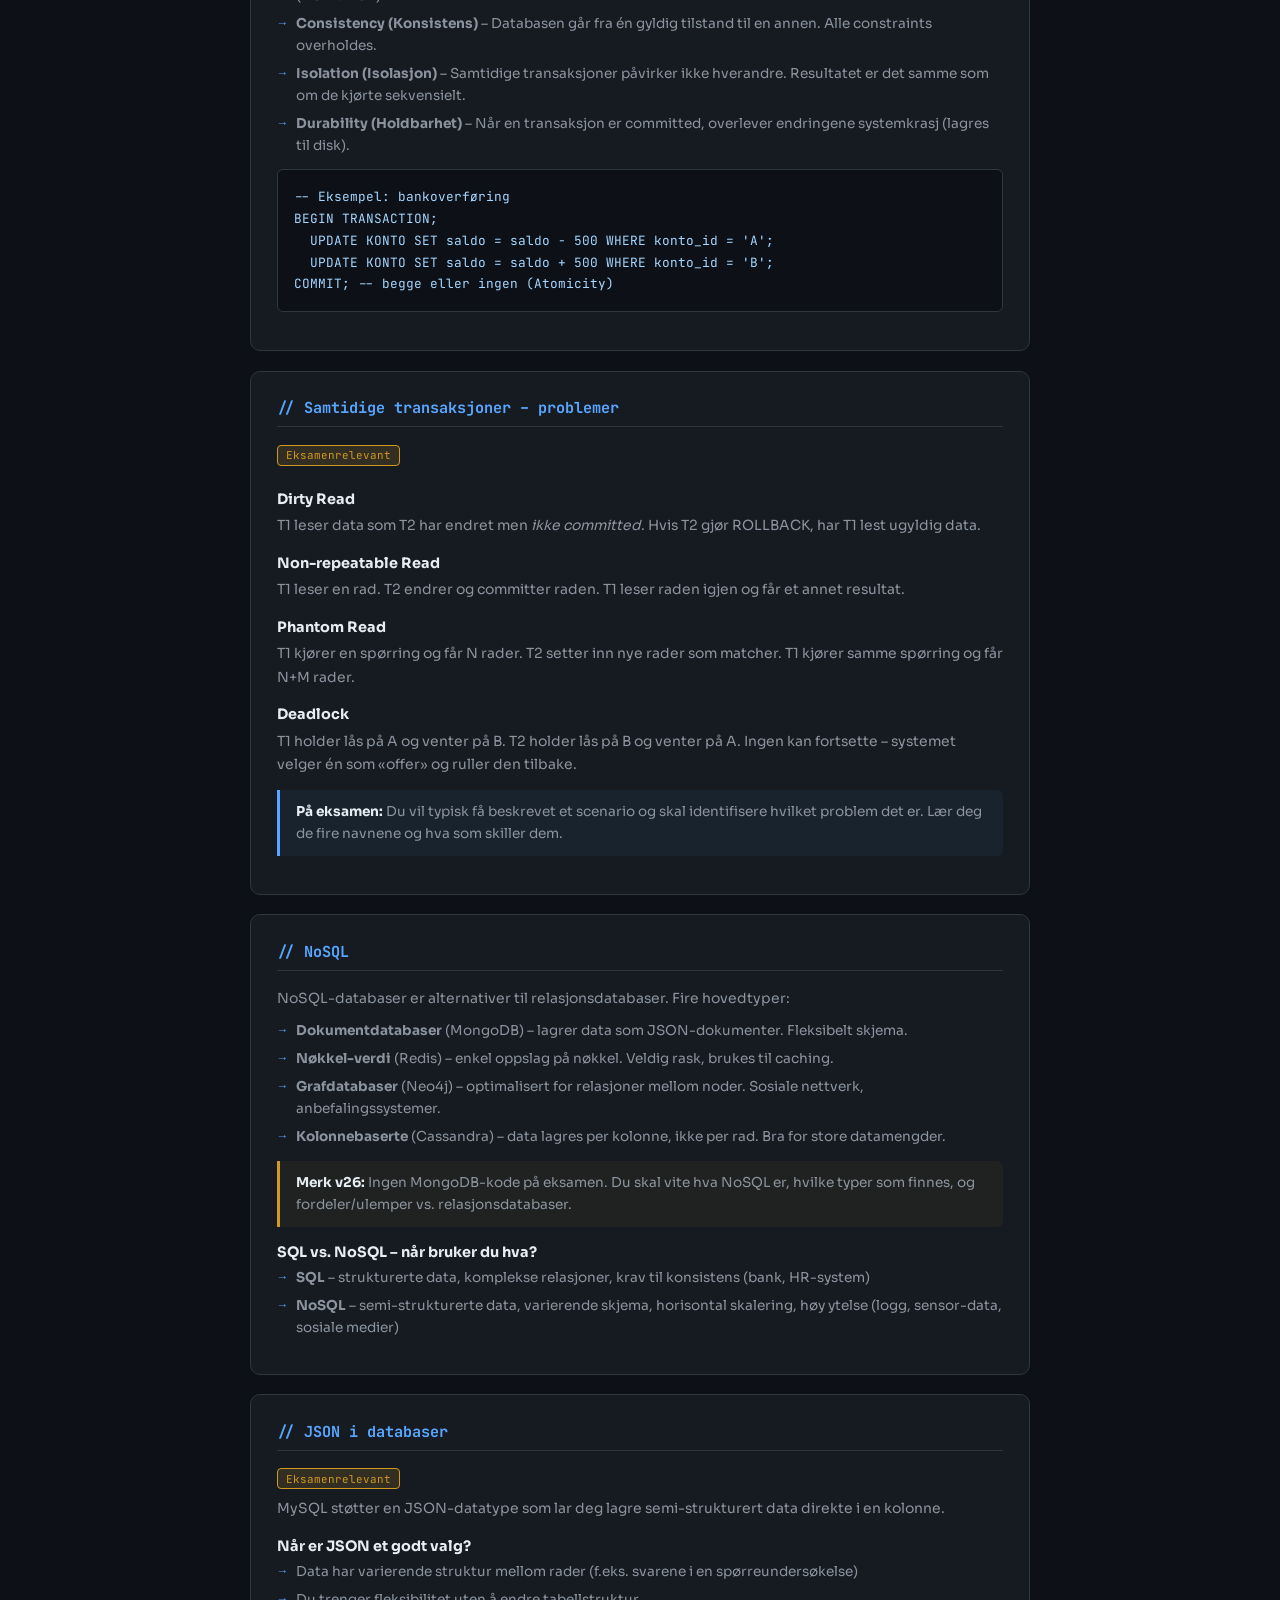
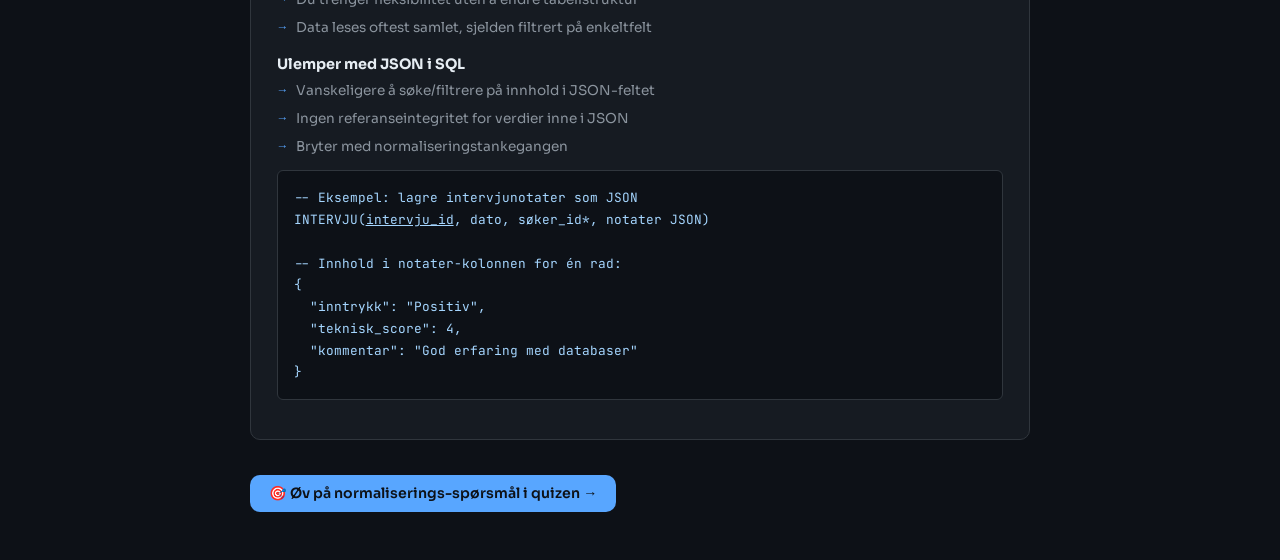
<file: norm/index.html>
<!DOCTYPE html>
<html lang="no">
<head>
  <meta charset="UTF-8">
  <meta name="viewport" content="width=device-width, initial-scale=1.0">
  <title>Normalisering & Teori – IDATT2002</title>
  <link rel="stylesheet" href="/style.css">
  <link rel="icon" type="image/x-icon" href="/favicon.ico">
</head>
<body>
<header>
  <h1>📐 Normalisering & Teori</h1>
  <p>IDATT2002 – NTNU Eksamensforberedelse</p>
  <div class="exam-info compact">
    <span class="badge warn">⚠️ Eksamen 22. mai 2026</span>
    <span class="badge">Kode E – ingen hjelpemidler</span>
    <span class="badge">4 timer</span>
    <span class="badge">40% ER/Relmod · 40% SQL · 20% Diverse</span>
  </div>
  <nav>
    <a href="/" class="nav-home">🏠 Hjem</a>
    <span class="nav-sep"></span>
    <div class="nav-group">
      <a href="/teori" class="nav-group-parent">📚 Teori</a>
      <a href="/er">🗺️ ER & Relmod</a>
      <a href="/sql">🔍 SQL</a>
      <a href="/norm" class="active">📐 Normalisering & Teori</a>
      <a href="/oppsummering">📋 Oppsummering</a>
    </div>
    <span class="nav-sep"></span>
    <a href="/mock-exam">📝 Mock-eksamen</a>
    <a href="/sql-oving">🛢️ SQL-Øving</a>
  </nav>
</header>

<div class="container">
<div class="theory-content">

  <div class="section">
    <h2>// Normalformer – rask oversikt</h2>
    <div class="callout warn">
      <strong>På eksamen v26:</strong> Ingen «forklar hva 3NF er». Du får en tabell og skal vurdere om den er i 3NF, og eventuelt rette den. Teori er bakt inn i case.
    </div>

    <h3>1. Normalform (1NF)</h3>
    <p>En tabell er i 1NF hvis:</p>
    <ul>
      <li>Alle attributtverdier er atomiske (ikke lister eller sammensatte verdier)</li>
      <li>Ingen repeterende grupper</li>
      <li>Alle rader er unike (det finnes en PK)</li>
    </ul>
    <div class="code-block">-- BRYTER 1NF: telefoner er en liste
KUNDE(kunde_id, navn, telefoner)  -- telefoner = "91234567, 98765432"

-- I 1NF:
KUNDE(<u>kunde_id</u>, navn)
KUNDE_TELEFON(<u>kunde_id*</u>, <u>telefon</u>)</div>

    <h3>2. Normalform (2NF)</h3>
    <p>En tabell er i 2NF hvis den er i 1NF OG alle ikke-nøkkelattributter er fullt funksjonelt avhengige av hele primærnøkkelen (ikke bare en del av den).</p>
    <p>Kun relevant når PK er sammensatt.</p>
    <div class="code-block">-- BRYTER 2NF: kurs_navn avhenger kun av kurs_id, ikke av (student_id, kurs_id)
PÅMELDING(<u>student_id*</u>, <u>kurs_id*</u>, kurs_navn, dato)

-- I 2NF:
KURS(<u>kurs_id</u>, kurs_navn)
PÅMELDING(<u>student_id*</u>, <u>kurs_id*</u>, dato)</div>

    <h3>3. Normalform (3NF)</h3>
    <p>En tabell er i 3NF hvis den er i 2NF OG ingen ikke-nøkkelattributter er transitivt avhengige av PK.</p>
    <p>Transitiv avhengighet: A → B → C, der A er PK og B er ikke-nøkkel.</p>
    <div class="code-block">-- BRYTER 3NF: post_sted avhenger av postnr, ikke direkte av kunde_id
KUNDE(<u>kunde_id</u>, navn, postnr, post_sted)
-- Transitiv: kunde_id → postnr → post_sted

-- I 3NF:
POSTSTED(<u>postnr</u>, post_sted)
KUNDE(<u>kunde_id</u>, navn, postnr*)</div>

    <div class="callout">
      <strong>Huskeregel for 3NF:</strong> Hvert ikke-nøkkelattributt skal avhenge av PK, hele PK, og kun PK.
    </div>
  </div>

  <div class="section">
    <h2>// ACID – transaksjonsegenskaper</h2>
    <span class="tag tag-exam">Eksamenrelevant</span>
    <p>ACID beskriver fire egenskaper som garanterer pålitelige transaksjoner:</p>
    <ul>
      <li><strong>Atomicity (Atomisitet)</strong> – Alt eller ingenting. Hvis én del feiler, rulles hele transaksjonen tilbake (ROLLBACK).</li>
      <li><strong>Consistency (Konsistens)</strong> – Databasen går fra én gyldig tilstand til en annen. Alle constraints overholdes.</li>
      <li><strong>Isolation (Isolasjon)</strong> – Samtidige transaksjoner påvirker ikke hverandre. Resultatet er det samme som om de kjørte sekvensielt.</li>
      <li><strong>Durability (Holdbarhet)</strong> – Når en transaksjon er committed, overlever endringene systemkrasj (lagres til disk).</li>
    </ul>
    <div class="code-block">-- Eksempel: bankoverføring
BEGIN TRANSACTION;
  UPDATE KONTO SET saldo = saldo - 500 WHERE konto_id = 'A';
  UPDATE KONTO SET saldo = saldo + 500 WHERE konto_id = 'B';
COMMIT; -- begge eller ingen (Atomicity)</div>
  </div>

  <div class="section">
    <h2>// Samtidige transaksjoner – problemer</h2>
    <span class="tag tag-exam">Eksamenrelevant</span>

    <h3>Dirty Read</h3>
    <p>T1 leser data som T2 har endret men <em>ikke committed</em>. Hvis T2 gjør ROLLBACK, har T1 lest ugyldig data.</p>

    <h3>Non-repeatable Read</h3>
    <p>T1 leser en rad. T2 endrer og committer raden. T1 leser raden igjen og får et annet resultat.</p>

    <h3>Phantom Read</h3>
    <p>T1 kjører en spørring og får N rader. T2 setter inn nye rader som matcher. T1 kjører samme spørring og får N+M rader.</p>

    <h3>Deadlock</h3>
    <p>T1 holder lås på A og venter på B. T2 holder lås på B og venter på A. Ingen kan fortsette – systemet velger én som «offer» og ruller den tilbake.</p>

    <div class="callout">
      <strong>På eksamen:</strong> Du vil typisk få beskrevet et scenario og skal identifisere hvilket problem det er. Lær deg de fire navnene og hva som skiller dem.
    </div>
  </div>

  <div class="section">
    <h2>// NoSQL</h2>
    <p>NoSQL-databaser er alternativer til relasjonsdatabaser. Fire hovedtyper:</p>
    <ul>
      <li><strong>Dokumentdatabaser</strong> (MongoDB) – lagrer data som JSON-dokumenter. Fleksibelt skjema.</li>
      <li><strong>Nøkkel-verdi</strong> (Redis) – enkel oppslag på nøkkel. Veldig rask, brukes til caching.</li>
      <li><strong>Grafdatabaser</strong> (Neo4j) – optimalisert for relasjoner mellom noder. Sosiale nettverk, anbefalingssystemer.</li>
      <li><strong>Kolonnebaserte</strong> (Cassandra) – data lagres per kolonne, ikke per rad. Bra for store datamengder.</li>
    </ul>
    <div class="callout warn">
      <strong>Merk v26:</strong> Ingen MongoDB-kode på eksamen. Du skal vite hva NoSQL er, hvilke typer som finnes, og fordeler/ulemper vs. relasjonsdatabaser.
    </div>

    <h3>SQL vs. NoSQL – når bruker du hva?</h3>
    <ul>
      <li><strong>SQL</strong> – strukturerte data, komplekse relasjoner, krav til konsistens (bank, HR-system)</li>
      <li><strong>NoSQL</strong> – semi-strukturerte data, varierende skjema, horisontal skalering, høy ytelse (logg, sensor-data, sosiale medier)</li>
    </ul>
  </div>

  <div class="section">
    <h2>// JSON i databaser</h2>
    <span class="tag tag-exam">Eksamenrelevant</span>
    <p>MySQL støtter en JSON-datatype som lar deg lagre semi-strukturert data direkte i en kolonne.</p>

    <h3>Når er JSON et godt valg?</h3>
    <ul>
      <li>Data har varierende struktur mellom rader (f.eks. svarene i en spørreundersøkelse)</li>
      <li>Du trenger fleksibilitet uten å endre tabellstruktur</li>
      <li>Data leses oftest samlet, sjelden filtrert på enkeltfelt</li>
    </ul>

    <h3>Ulemper med JSON i SQL</h3>
    <ul>
      <li>Vanskeligere å søke/filtrere på innhold i JSON-feltet</li>
      <li>Ingen referanseintegritet for verdier inne i JSON</li>
      <li>Bryter med normaliseringstankegangen</li>
    </ul>

    <div class="code-block">-- Eksempel: lagre intervjunotater som JSON
INTERVJU(<u>intervju_id</u>, dato, søker_id*, notater JSON)

-- Innhold i notater-kolonnen for én rad:
{
  "inntrykk": "Positiv",
  "teknisk_score": 4,
  "kommentar": "God erfaring med databaser"
}</div>
  </div>

  <a href="/?cat=norm" class="quiz-link-btn">🎯 Øv på normaliserings-spørsmål i quizen →</a>

</div>
</div>
</body>
</html>
</file>
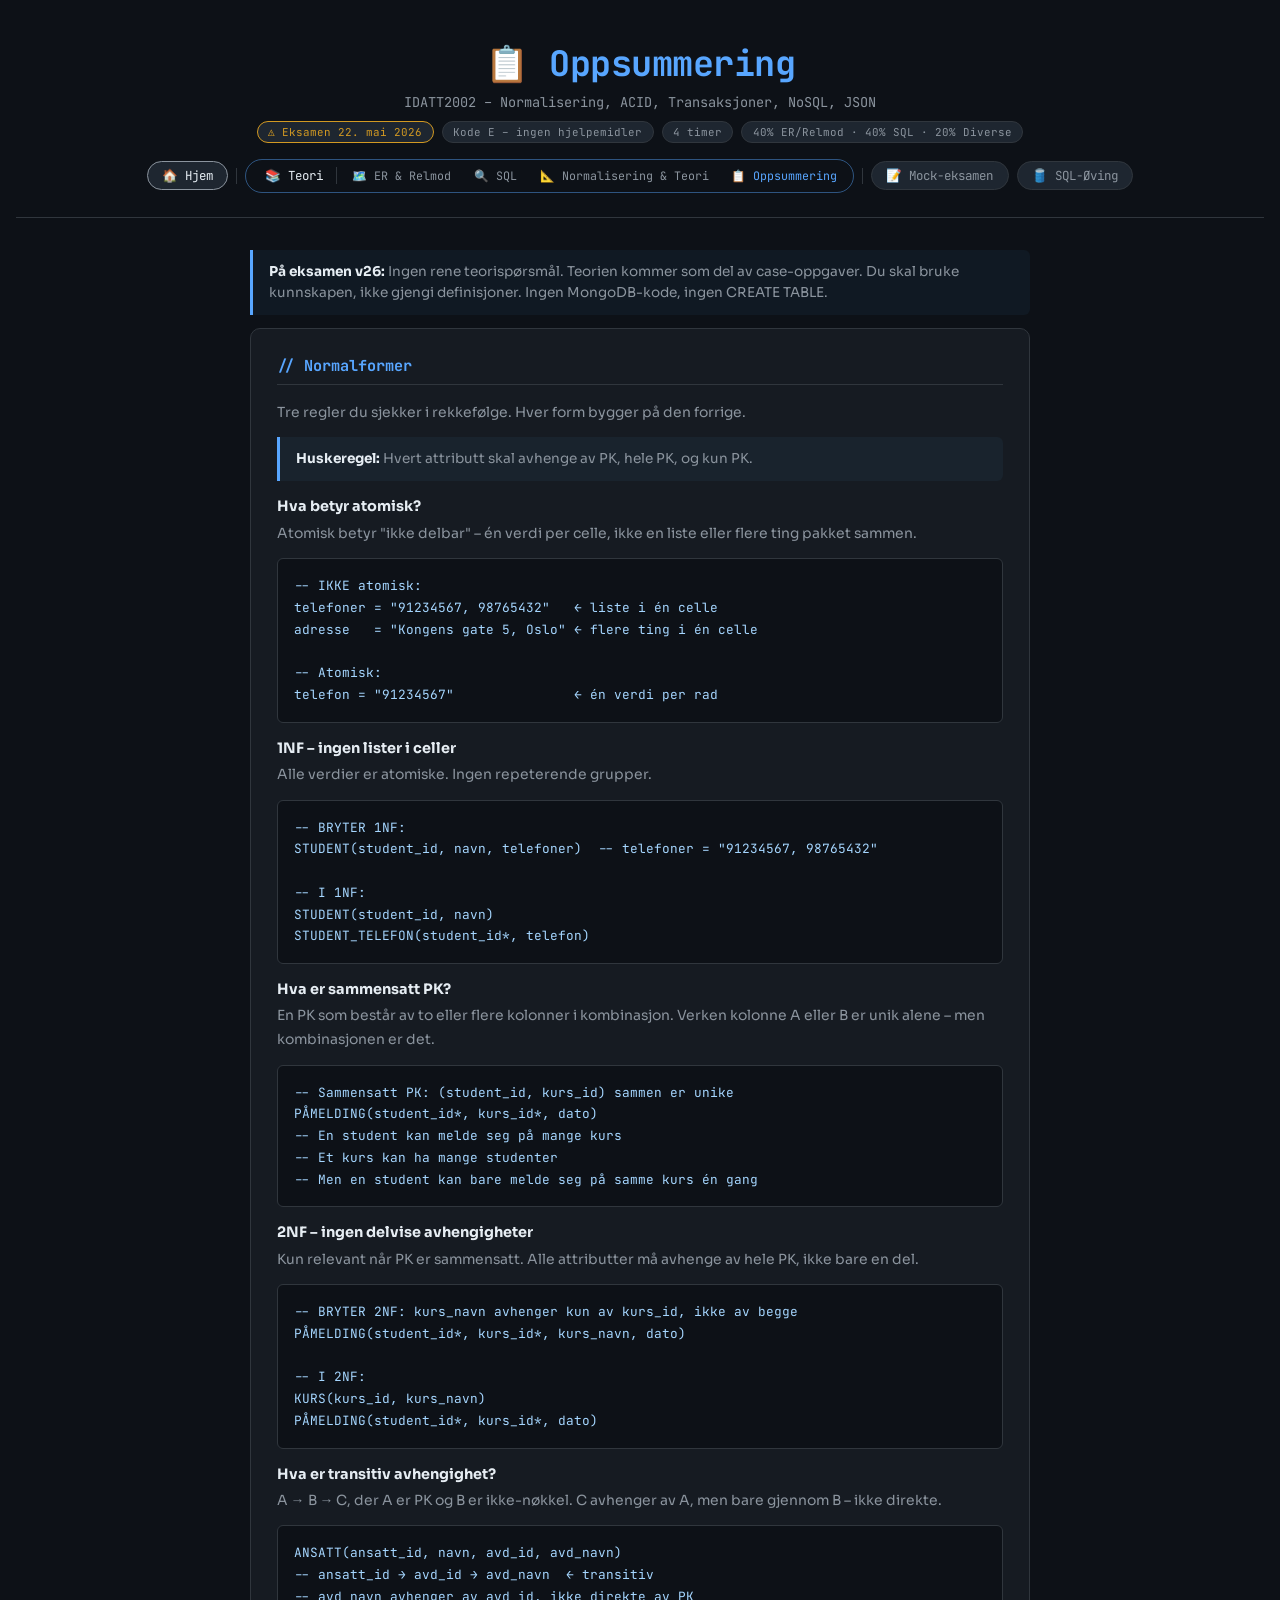
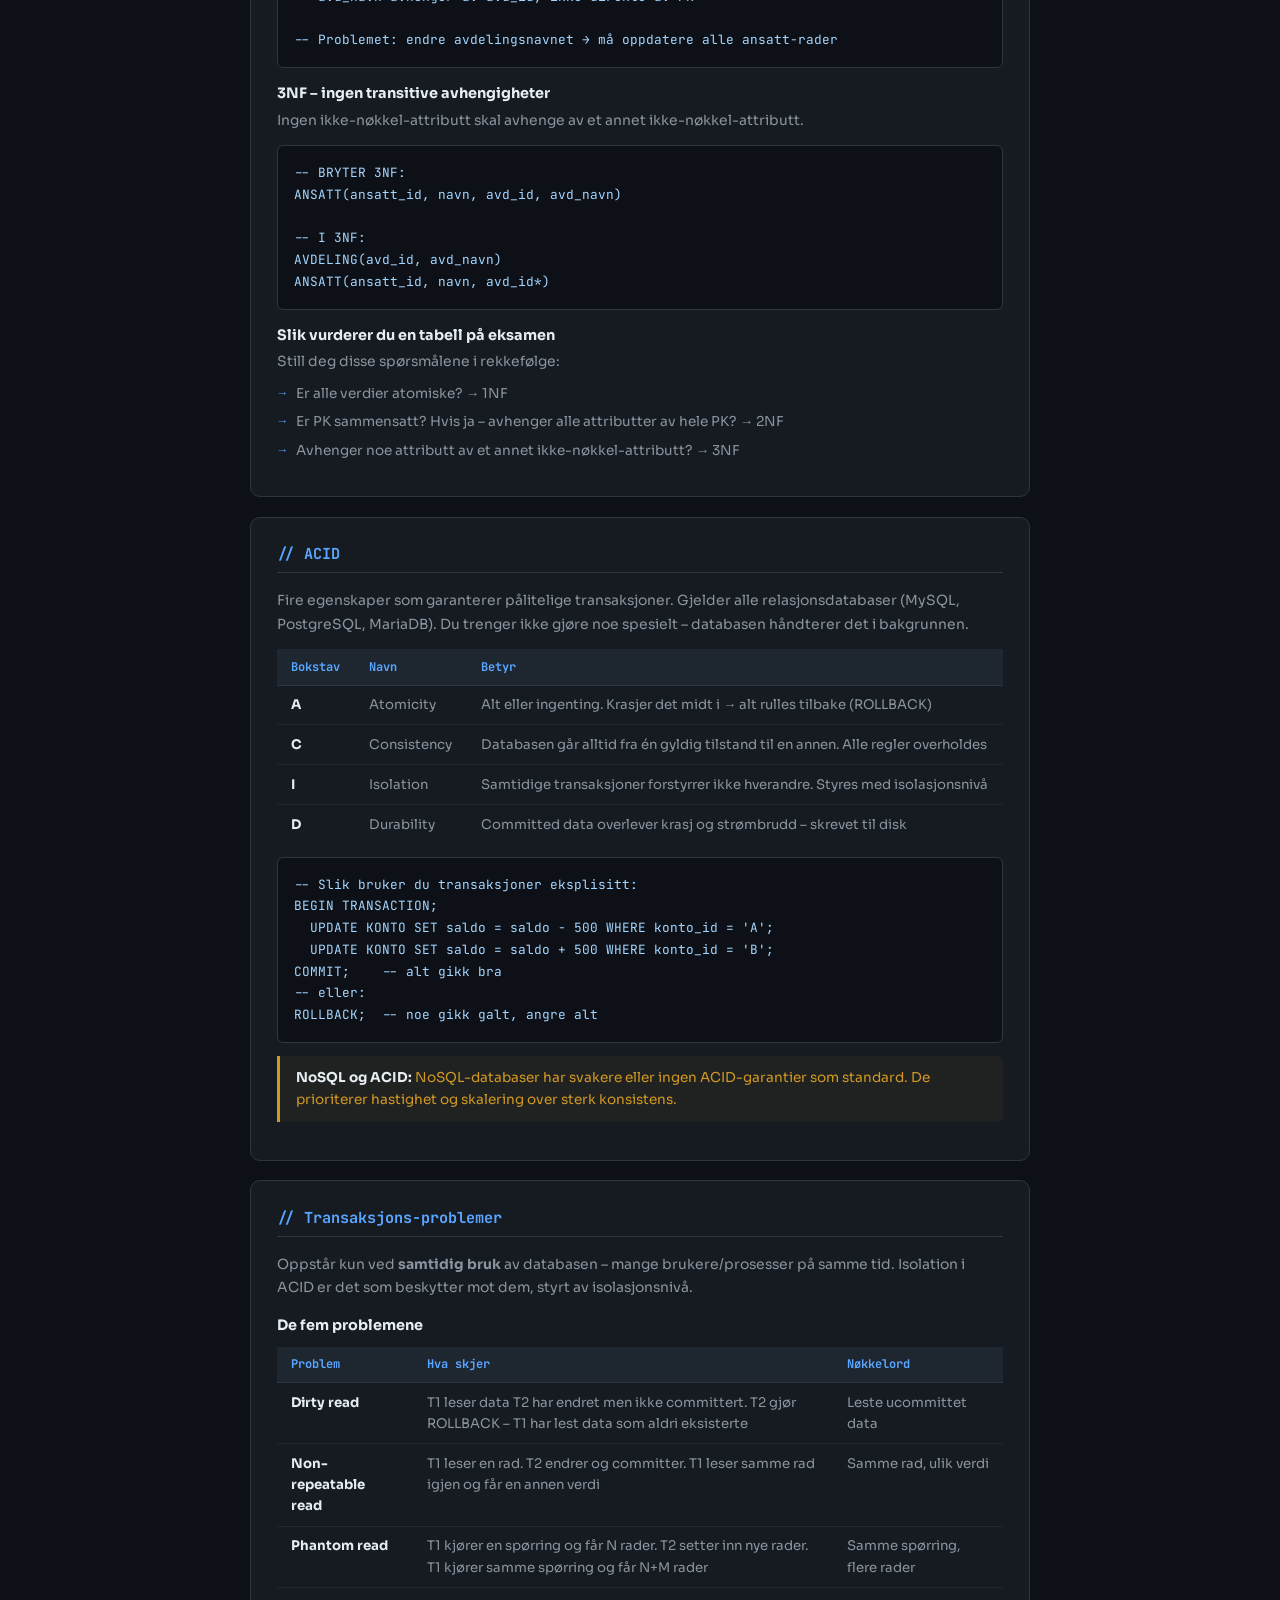
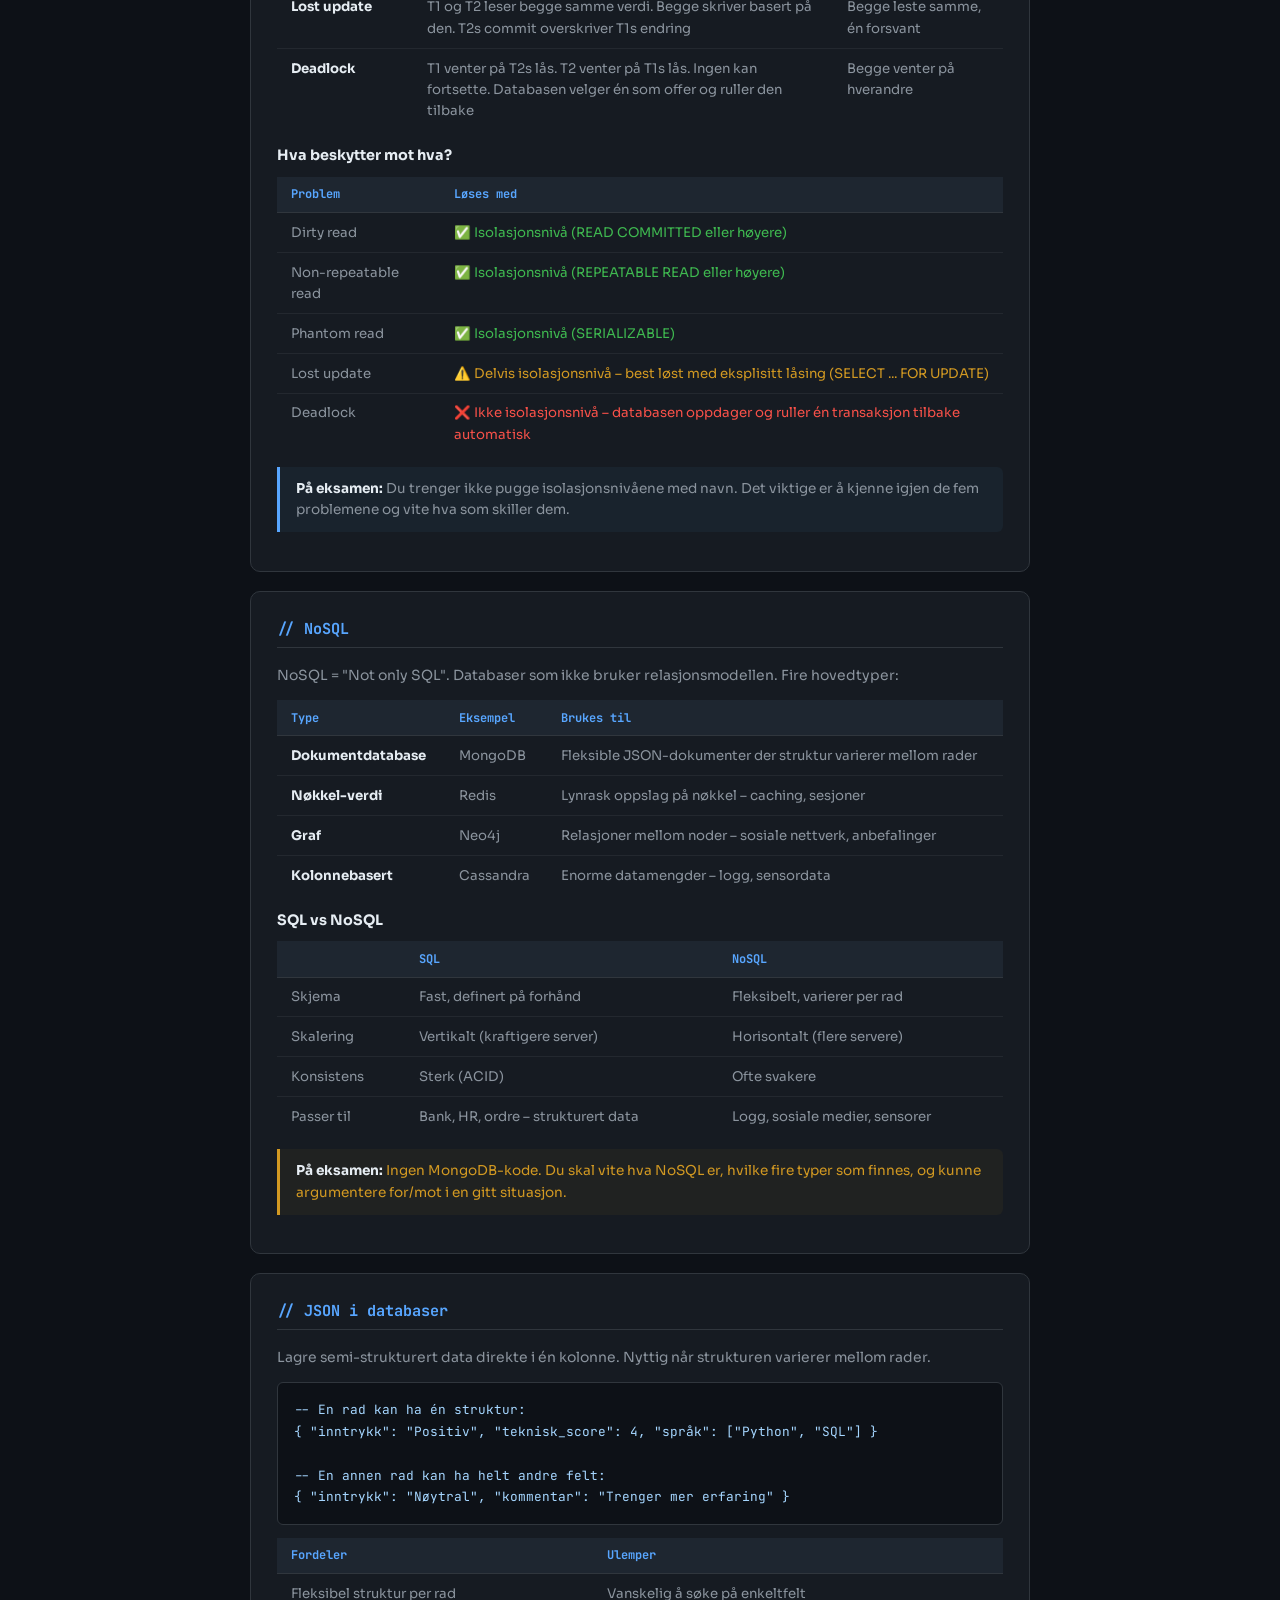
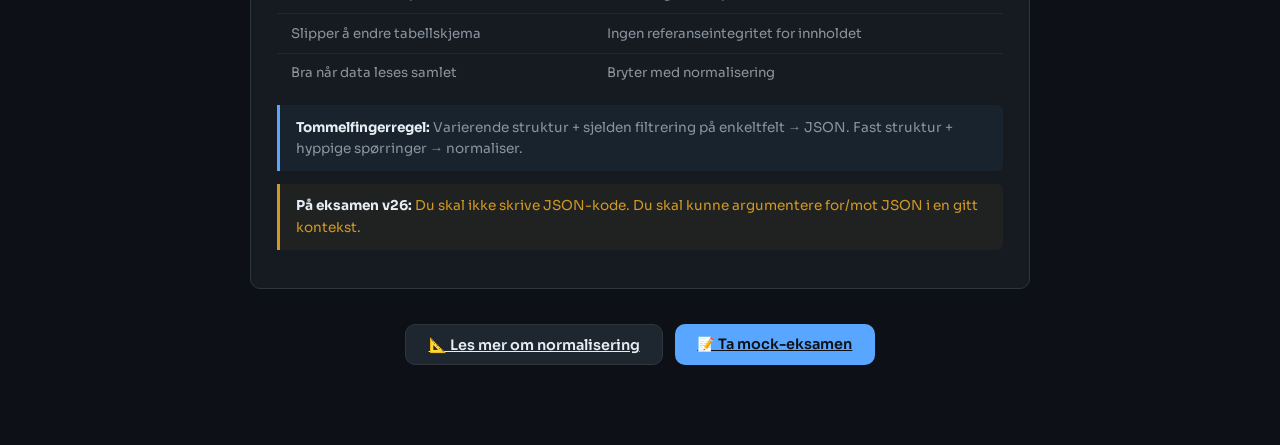
<file: oppsummering/index.html>
<!DOCTYPE html>
<html lang="no">
<head>
  <meta charset="UTF-8">
  <meta name="viewport" content="width=device-width, initial-scale=1.0">
  <title>Oppsummering – IDATT2002</title>
  <link rel="stylesheet" href="../style.css">
  <link rel="icon" type="image/x-icon" href="../favicon.ico">
  <style>
    .theory-content { max-width: 780px; margin: 0 auto; }

    table {
      width: 100%;
      border-collapse: collapse;
      font-size: 0.83rem;
      margin: 0.8rem 0;
    }

    th {
      background: var(--surface2);
      color: var(--accent);
      font-family: 'JetBrains Mono', monospace;
      font-size: 0.75rem;
      padding: 0.6rem 0.9rem;
      text-align: left;
      border-bottom: 1px solid var(--border);
    }

    td {
      padding: 0.55rem 0.9rem;
      color: var(--text2);
      border-bottom: 1px solid rgba(48,54,61,0.5);
      vertical-align: top;
      line-height: 1.6;
    }

    tr:last-child td { border-bottom: none; }
    tr:hover td { background: rgba(88,166,255,0.03); }

    td strong { color: var(--text); }

    .ok   { color: var(--accent2) !important; }
    .warn { color: var(--warn) !important; }
    .bad  { color: var(--danger) !important; }
  </style>
</head>
<body>
<header>
  <h1>📋 Oppsummering</h1>
  <p>IDATT2002 – Normalisering, ACID, Transaksjoner, NoSQL, JSON</p>
  <div class="exam-info compact">
    <span class="badge warn">⚠️ Eksamen 22. mai 2026</span>
    <span class="badge">Kode E – ingen hjelpemidler</span>
    <span class="badge">4 timer</span>
    <span class="badge">40% ER/Relmod · 40% SQL · 20% Diverse</span>
  </div>
  <nav>
    <a href="/" class="nav-home">🏠 Hjem</a>
    <span class="nav-sep"></span>
    <div class="nav-group">
      <a href="/teori" class="nav-group-parent">📚 Teori</a>
      <a href="/er">🗺️ ER & Relmod</a>
      <a href="/sql">🔍 SQL</a>
      <a href="/norm">📐 Normalisering & Teori</a>
      <a href="/oppsummering" class="active">📋 Oppsummering</a>
    </div>
    <span class="nav-sep"></span>
    <a href="/mock-exam">📝 Mock-eksamen</a>
    <a href="/sql-oving">🛢️ SQL-Øving</a>
  </nav>
</header>

<div class="container">
<div class="theory-content">

  <div class="callout">
    <strong>På eksamen v26:</strong> Ingen rene teorispørsmål. Teorien kommer som del av case-oppgaver. Du skal bruke kunnskapen, ikke gjengi definisjoner. Ingen MongoDB-kode, ingen CREATE TABLE.
  </div>

  <!-- ===== NORMALFORMER ===== -->
  <div class="section">
    <h2>// Normalformer</h2>

    <p>Tre regler du sjekker i rekkefølge. Hver form bygger på den forrige.</p>

    <div class="callout">
      <strong>Huskeregel:</strong> Hvert attributt skal avhenge av PK, hele PK, og kun PK.
    </div>

    <h3>Hva betyr atomisk?</h3>
    <p>Atomisk betyr "ikke delbar" – én verdi per celle, ikke en liste eller flere ting pakket sammen.</p>
    <div class="code-block">-- IKKE atomisk:
telefoner = "91234567, 98765432"   ← liste i én celle
adresse   = "Kongens gate 5, Oslo" ← flere ting i én celle

-- Atomisk:
telefon = "91234567"               ← én verdi per rad</div>

    <h3>1NF – ingen lister i celler</h3>
    <p>Alle verdier er atomiske. Ingen repeterende grupper.</p>
    <div class="code-block">-- BRYTER 1NF:
STUDENT(student_id, navn, telefoner)  -- telefoner = "91234567, 98765432"

-- I 1NF:
STUDENT(student_id, navn)
STUDENT_TELEFON(student_id*, telefon)</div>

    <h3>Hva er sammensatt PK?</h3>
    <p>En PK som består av to eller flere kolonner i kombinasjon. Verken kolonne A eller B er unik alene – men kombinasjonen er det.</p>
    <div class="code-block">-- Sammensatt PK: (student_id, kurs_id) sammen er unike
PÅMELDING(student_id*, kurs_id*, dato)
-- En student kan melde seg på mange kurs
-- Et kurs kan ha mange studenter
-- Men en student kan bare melde seg på samme kurs én gang</div>

    <h3>2NF – ingen delvise avhengigheter</h3>
    <p>Kun relevant når PK er sammensatt. Alle attributter må avhenge av hele PK, ikke bare en del.</p>
    <div class="code-block">-- BRYTER 2NF: kurs_navn avhenger kun av kurs_id, ikke av begge
PÅMELDING(student_id*, kurs_id*, kurs_navn, dato)

-- I 2NF:
KURS(kurs_id, kurs_navn)
PÅMELDING(student_id*, kurs_id*, dato)</div>

    <h3>Hva er transitiv avhengighet?</h3>
    <p>A → B → C, der A er PK og B er ikke-nøkkel. C avhenger av A, men bare gjennom B – ikke direkte.</p>
    <div class="code-block">ANSATT(ansatt_id, navn, avd_id, avd_navn)
-- ansatt_id → avd_id → avd_navn  ← transitiv
-- avd_navn avhenger av avd_id, ikke direkte av PK

-- Problemet: endre avdelingsnavnet → må oppdatere alle ansatt-rader</div>

    <h3>3NF – ingen transitive avhengigheter</h3>
    <p>Ingen ikke-nøkkel-attributt skal avhenge av et annet ikke-nøkkel-attributt.</p>
    <div class="code-block">-- BRYTER 3NF:
ANSATT(ansatt_id, navn, avd_id, avd_navn)

-- I 3NF:
AVDELING(avd_id, avd_navn)
ANSATT(ansatt_id, navn, avd_id*)</div>

    <h3>Slik vurderer du en tabell på eksamen</h3>
    <p>Still deg disse spørsmålene i rekkefølge:</p>
    <ul>
      <li>Er alle verdier atomiske? → 1NF</li>
      <li>Er PK sammensatt? Hvis ja – avhenger alle attributter av hele PK? → 2NF</li>
      <li>Avhenger noe attributt av et annet ikke-nøkkel-attributt? → 3NF</li>
    </ul>
  </div>

  <!-- ===== ACID ===== -->
  <div class="section">
    <h2>// ACID</h2>

    <p>Fire egenskaper som garanterer pålitelige transaksjoner. Gjelder alle relasjonsdatabaser (MySQL, PostgreSQL, MariaDB). Du trenger ikke gjøre noe spesielt – databasen håndterer det i bakgrunnen.</p>

    <table>
      <tr><th>Bokstav</th><th>Navn</th><th>Betyr</th></tr>
      <tr><td><strong>A</strong></td><td>Atomicity</td><td>Alt eller ingenting. Krasjer det midt i → alt rulles tilbake (ROLLBACK)</td></tr>
      <tr><td><strong>C</strong></td><td>Consistency</td><td>Databasen går alltid fra én gyldig tilstand til en annen. Alle regler overholdes</td></tr>
      <tr><td><strong>I</strong></td><td>Isolation</td><td>Samtidige transaksjoner forstyrrer ikke hverandre. Styres med isolasjonsnivå</td></tr>
      <tr><td><strong>D</strong></td><td>Durability</td><td>Committed data overlever krasj og strømbrudd – skrevet til disk</td></tr>
    </table>

    <div class="code-block">-- Slik bruker du transaksjoner eksplisitt:
BEGIN TRANSACTION;
  UPDATE KONTO SET saldo = saldo - 500 WHERE konto_id = 'A';
  UPDATE KONTO SET saldo = saldo + 500 WHERE konto_id = 'B';
COMMIT;    -- alt gikk bra
-- eller:
ROLLBACK;  -- noe gikk galt, angre alt</div>

    <div class="callout warn">
      <strong>NoSQL og ACID:</strong> NoSQL-databaser har svakere eller ingen ACID-garantier som standard. De prioriterer hastighet og skalering over sterk konsistens.
    </div>
  </div>

  <!-- ===== TRANSAKSJONS-PROBLEMER ===== -->
  <div class="section">
    <h2>// Transaksjons-problemer</h2>

    <p>Oppstår kun ved <strong>samtidig bruk</strong> av databasen – mange brukere/prosesser på samme tid. Isolation i ACID er det som beskytter mot dem, styrt av isolasjonsnivå.</p>

    <h3>De fem problemene</h3>
    <table>
      <tr><th>Problem</th><th>Hva skjer</th><th>Nøkkelord</th></tr>
      <tr>
        <td><strong>Dirty read</strong></td>
        <td>T1 leser data T2 har endret men ikke committert. T2 gjør ROLLBACK – T1 har lest data som aldri eksisterte</td>
        <td>Leste ucommittet data</td>
      </tr>
      <tr>
        <td><strong>Non-repeatable read</strong></td>
        <td>T1 leser en rad. T2 endrer og committer. T1 leser samme rad igjen og får en annen verdi</td>
        <td>Samme rad, ulik verdi</td>
      </tr>
      <tr>
        <td><strong>Phantom read</strong></td>
        <td>T1 kjører en spørring og får N rader. T2 setter inn nye rader. T1 kjører samme spørring og får N+M rader</td>
        <td>Samme spørring, flere rader</td>
      </tr>
      <tr>
        <td><strong>Lost update</strong></td>
        <td>T1 og T2 leser begge samme verdi. Begge skriver basert på den. T2s commit overskriver T1s endring</td>
        <td>Begge leste samme, én forsvant</td>
      </tr>
      <tr>
        <td><strong>Deadlock</strong></td>
        <td>T1 venter på T2s lås. T2 venter på T1s lås. Ingen kan fortsette. Databasen velger én som offer og ruller den tilbake</td>
        <td>Begge venter på hverandre</td>
      </tr>
    </table>

    <h3>Hva beskytter mot hva?</h3>
    <table>
      <tr><th>Problem</th><th>Løses med</th></tr>
      <tr><td>Dirty read</td><td class="ok">✅ Isolasjonsnivå (READ COMMITTED eller høyere)</td></tr>
      <tr><td>Non-repeatable read</td><td class="ok">✅ Isolasjonsnivå (REPEATABLE READ eller høyere)</td></tr>
      <tr><td>Phantom read</td><td class="ok">✅ Isolasjonsnivå (SERIALIZABLE)</td></tr>
      <tr><td>Lost update</td><td class="warn">⚠️ Delvis isolasjonsnivå – best løst med eksplisitt låsing (SELECT ... FOR UPDATE)</td></tr>
      <tr><td>Deadlock</td><td class="bad">❌ Ikke isolasjonsnivå – databasen oppdager og ruller én transaksjon tilbake automatisk</td></tr>
    </table>

    <div class="callout">
      <strong>På eksamen:</strong> Du trenger ikke pugge isolasjonsnivåene med navn. Det viktige er å kjenne igjen de fem problemene og vite hva som skiller dem.
    </div>
  </div>

  <!-- ===== NoSQL ===== -->
  <div class="section">
    <h2>// NoSQL</h2>

    <p>NoSQL = "Not only SQL". Databaser som ikke bruker relasjonsmodellen. Fire hovedtyper:</p>

    <table>
      <tr><th>Type</th><th>Eksempel</th><th>Brukes til</th></tr>
      <tr><td><strong>Dokumentdatabase</strong></td><td>MongoDB</td><td>Fleksible JSON-dokumenter der struktur varierer mellom rader</td></tr>
      <tr><td><strong>Nøkkel-verdi</strong></td><td>Redis</td><td>Lynrask oppslag på nøkkel – caching, sesjoner</td></tr>
      <tr><td><strong>Graf</strong></td><td>Neo4j</td><td>Relasjoner mellom noder – sosiale nettverk, anbefalinger</td></tr>
      <tr><td><strong>Kolonnebasert</strong></td><td>Cassandra</td><td>Enorme datamengder – logg, sensordata</td></tr>
    </table>

    <h3>SQL vs NoSQL</h3>
    <table>
      <tr><th></th><th>SQL</th><th>NoSQL</th></tr>
      <tr><td>Skjema</td><td>Fast, definert på forhånd</td><td>Fleksibelt, varierer per rad</td></tr>
      <tr><td>Skalering</td><td>Vertikalt (kraftigere server)</td><td>Horisontalt (flere servere)</td></tr>
      <tr><td>Konsistens</td><td>Sterk (ACID)</td><td>Ofte svakere</td></tr>
      <tr><td>Passer til</td><td>Bank, HR, ordre – strukturert data</td><td>Logg, sosiale medier, sensorer</td></tr>
    </table>

    <div class="callout warn">
      <strong>På eksamen:</strong> Ingen MongoDB-kode. Du skal vite hva NoSQL er, hvilke fire typer som finnes, og kunne argumentere for/mot i en gitt situasjon.
    </div>
  </div>

  <!-- ===== JSON ===== -->
  <div class="section">
    <h2>// JSON i databaser</h2>

    <p>Lagre semi-strukturert data direkte i én kolonne. Nyttig når strukturen varierer mellom rader.</p>

    <div class="code-block">-- En rad kan ha én struktur:
{ "inntrykk": "Positiv", "teknisk_score": 4, "språk": ["Python", "SQL"] }

-- En annen rad kan ha helt andre felt:
{ "inntrykk": "Nøytral", "kommentar": "Trenger mer erfaring" }</div>

    <table>
      <tr><th>Fordeler</th><th>Ulemper</th></tr>
      <tr>
        <td>Fleksibel struktur per rad</td>
        <td>Vanskelig å søke på enkeltfelt</td>
      </tr>
      <tr>
        <td>Slipper å endre tabellskjema</td>
        <td>Ingen referanseintegritet for innholdet</td>
      </tr>
      <tr>
        <td>Bra når data leses samlet</td>
        <td>Bryter med normalisering</td>
      </tr>
    </table>

    <div class="callout">
      <strong>Tommelfingerregel:</strong> Varierende struktur + sjelden filtrering på enkeltfelt → JSON. Fast struktur + hyppige spørringer → normaliser.
    </div>

    <div class="callout warn">
      <strong>På eksamen v26:</strong> Du skal ikke skrive JSON-kode. Du skal kunne argumentere for/mot JSON i en gitt kontekst.
    </div>
  </div>

  <div style="text-align:center; padding: 1rem 0 2rem; display:flex; gap:0.75rem; justify-content:center; flex-wrap:wrap;">
    <a href="/norm" class="btn btn-secondary">📐 Les mer om normalisering</a>
    <a href="/mock-exam" class="btn btn-primary">📝 Ta mock-eksamen</a>
  </div>

</div>
</div>
</body>
</html>
</file>
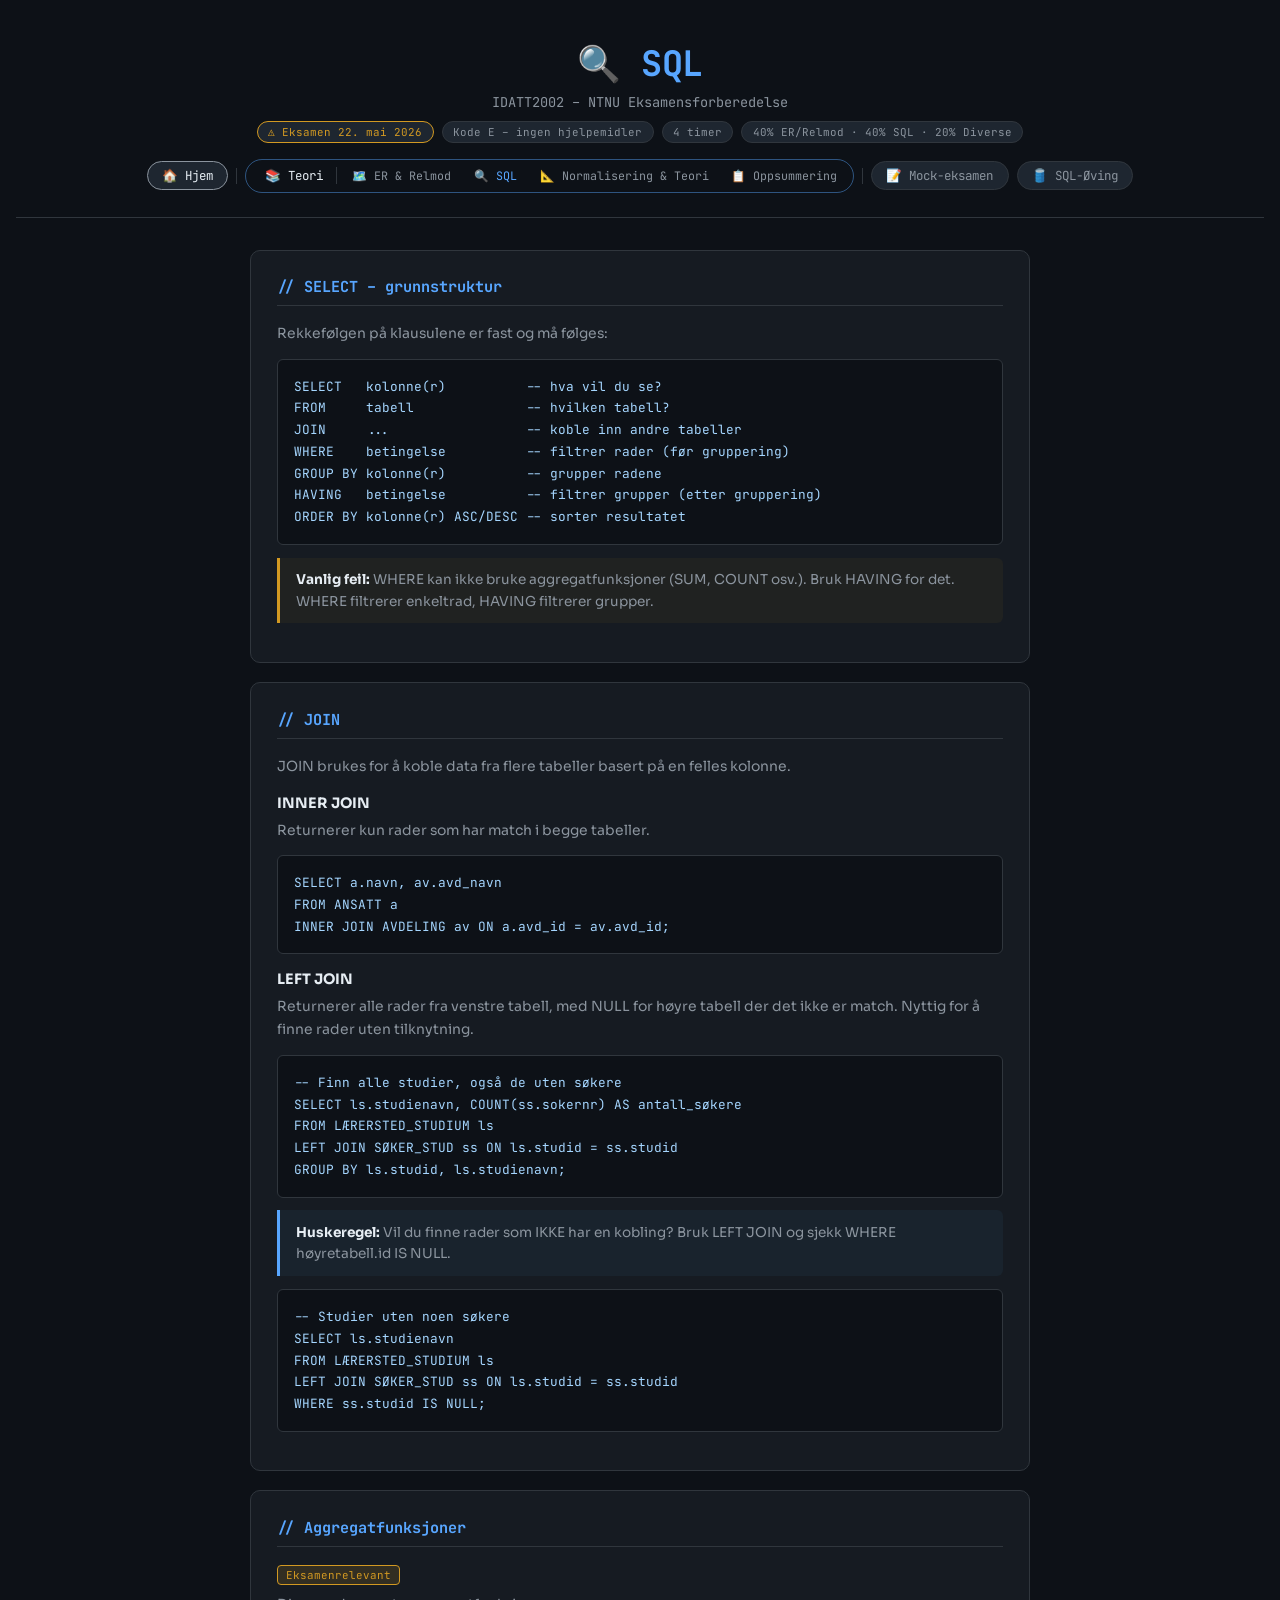
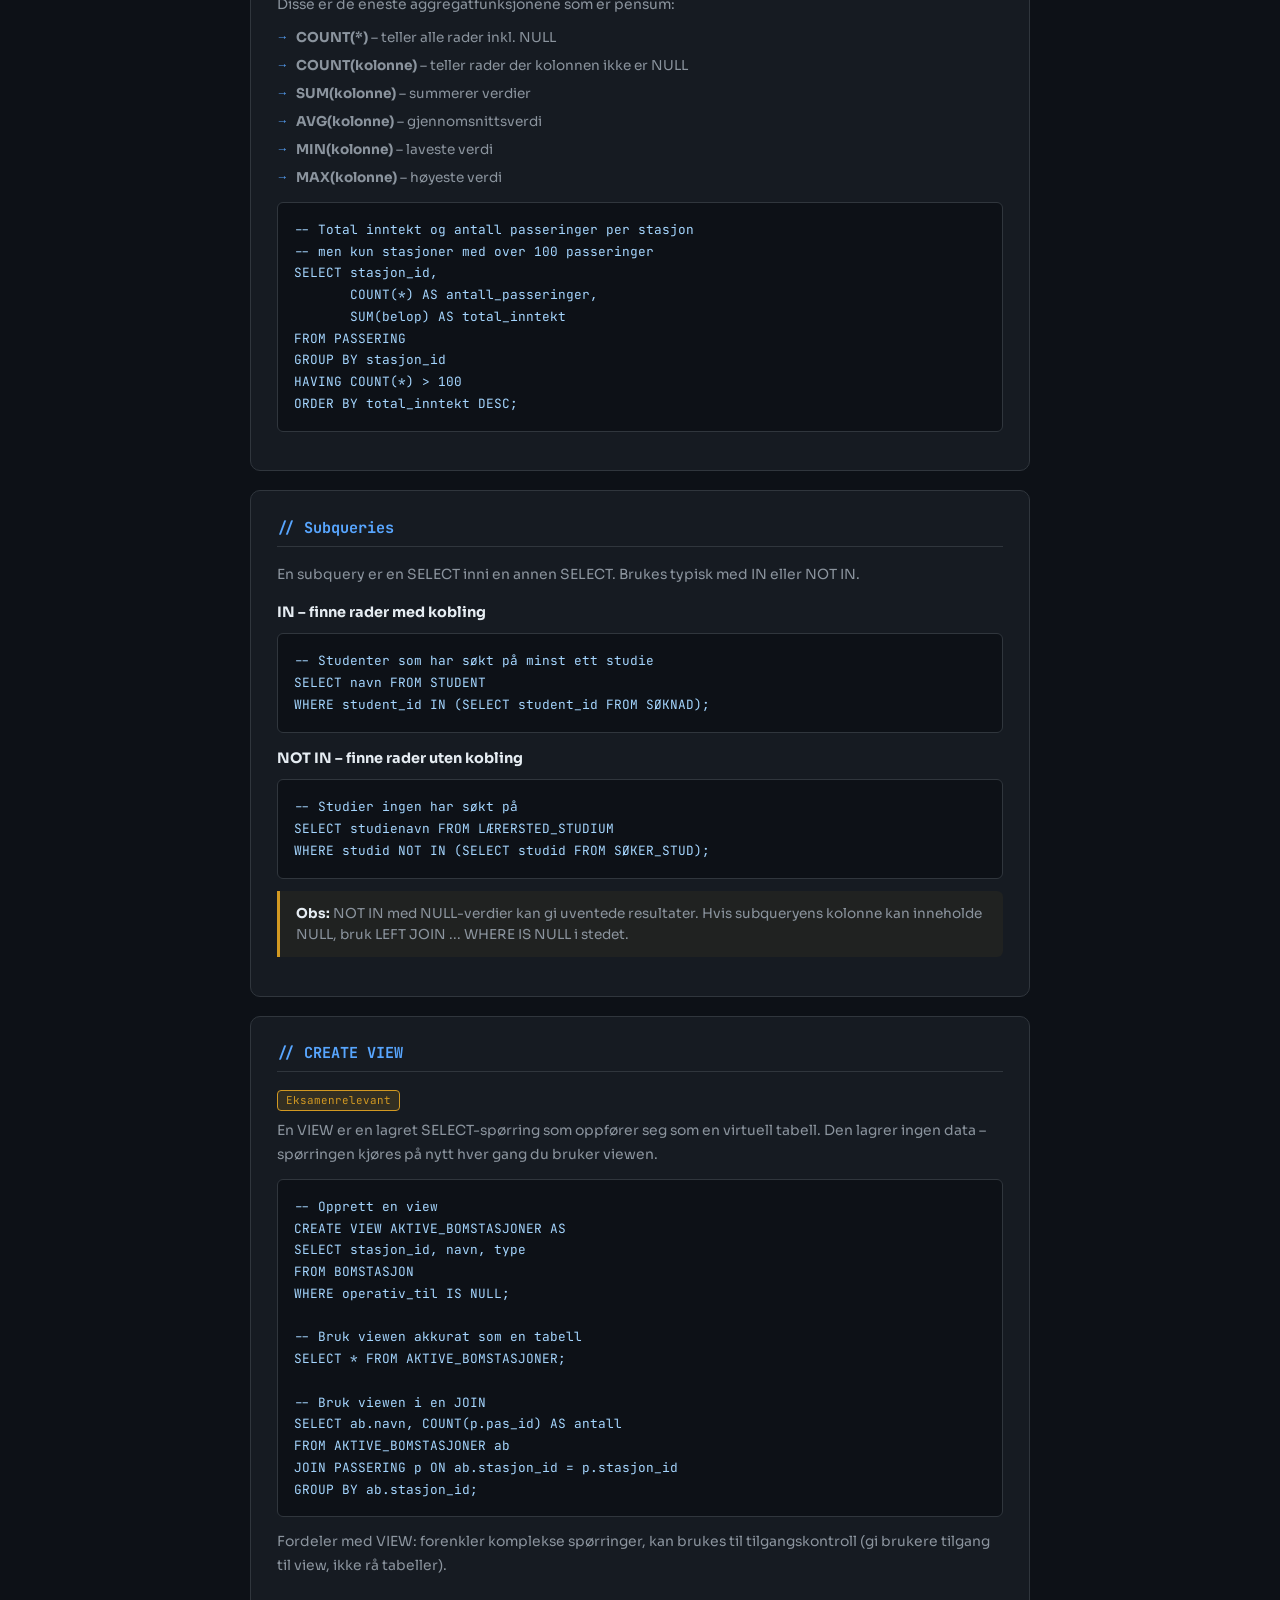
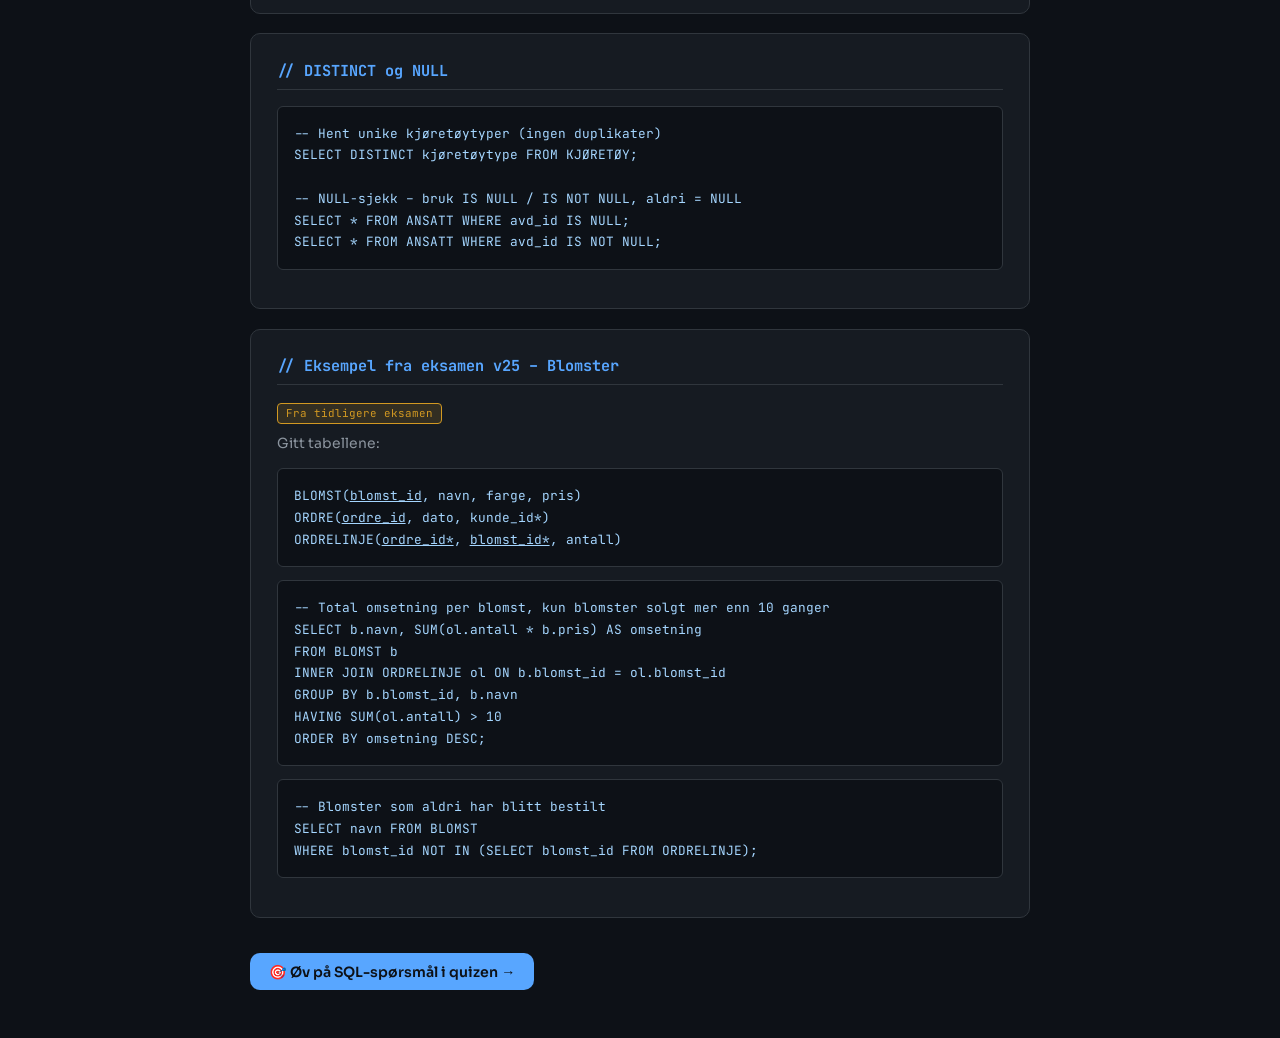
<file: sql/index.html>
<!DOCTYPE html>
<html lang="no">
<head>
  <meta charset="UTF-8">
  <meta name="viewport" content="width=device-width, initial-scale=1.0">
  <title>SQL – IDATT2002</title>
  <link rel="stylesheet" href="/style.css">
  <link rel="icon" type="image/x-icon" href="/favicon.ico">
</head>
<body>
<header>
  <h1>🔍 SQL</h1>
  <p>IDATT2002 – NTNU Eksamensforberedelse</p>
  <div class="exam-info compact">
    <span class="badge warn">⚠️ Eksamen 22. mai 2026</span>
    <span class="badge">Kode E – ingen hjelpemidler</span>
    <span class="badge">4 timer</span>
    <span class="badge">40% ER/Relmod · 40% SQL · 20% Diverse</span>
  </div>
  <nav>
    <a href="/" class="nav-home">🏠 Hjem</a>
    <span class="nav-sep"></span>
    <div class="nav-group">
      <a href="/teori" class="nav-group-parent">📚 Teori</a>
      <a href="/er">🗺️ ER & Relmod</a>
      <a href="/sql" class="active">🔍 SQL</a>
      <a href="/norm">📐 Normalisering & Teori</a>
      <a href="/oppsummering">📋 Oppsummering</a>
    </div>
    <span class="nav-sep"></span>
    <a href="/mock-exam">📝 Mock-eksamen</a>
    <a href="/sql-oving">🛢️ SQL-Øving</a>
  </nav>
</header>

<div class="container">
<div class="theory-content">

  <div class="section">
    <h2>// SELECT – grunnstruktur</h2>
    <p>Rekkefølgen på klausulene er fast og må følges:</p>
    <div class="code-block">SELECT   kolonne(r)          -- hva vil du se?
FROM     tabell              -- hvilken tabell?
JOIN     ...                 -- koble inn andre tabeller
WHERE    betingelse          -- filtrer rader (før gruppering)
GROUP BY kolonne(r)          -- grupper radene
HAVING   betingelse          -- filtrer grupper (etter gruppering)
ORDER BY kolonne(r) ASC/DESC -- sorter resultatet</div>
    <div class="callout warn">
      <strong>Vanlig feil:</strong> WHERE kan ikke bruke aggregatfunksjoner (SUM, COUNT osv.). Bruk HAVING for det. WHERE filtrerer enkeltrad, HAVING filtrerer grupper.
    </div>
  </div>

  <div class="section">
    <h2>// JOIN</h2>
    <p>JOIN brukes for å koble data fra flere tabeller basert på en felles kolonne.</p>

    <h3>INNER JOIN</h3>
    <p>Returnerer kun rader som har match i begge tabeller.</p>
    <div class="code-block">SELECT a.navn, av.avd_navn
FROM ANSATT a
INNER JOIN AVDELING av ON a.avd_id = av.avd_id;</div>

    <h3>LEFT JOIN</h3>
    <p>Returnerer alle rader fra venstre tabell, med NULL for høyre tabell der det ikke er match. Nyttig for å finne rader uten tilknytning.</p>
    <div class="code-block">-- Finn alle studier, også de uten søkere
SELECT ls.studienavn, COUNT(ss.sokernr) AS antall_søkere
FROM LÆRERSTED_STUDIUM ls
LEFT JOIN SØKER_STUD ss ON ls.studid = ss.studid
GROUP BY ls.studid, ls.studienavn;</div>

    <div class="callout">
      <strong>Huskeregel:</strong> Vil du finne rader som IKKE har en kobling? Bruk LEFT JOIN og sjekk WHERE høyretabell.id IS NULL.
    </div>
    <div class="code-block">-- Studier uten noen søkere
SELECT ls.studienavn
FROM LÆRERSTED_STUDIUM ls
LEFT JOIN SØKER_STUD ss ON ls.studid = ss.studid
WHERE ss.studid IS NULL;</div>
  </div>

  <div class="section">
    <h2>// Aggregatfunksjoner</h2>
    <span class="tag tag-exam">Eksamenrelevant</span>
    <p>Disse er de eneste aggregatfunksjonene som er pensum:</p>
    <ul>
      <li><strong>COUNT(*)</strong> – teller alle rader inkl. NULL</li>
      <li><strong>COUNT(kolonne)</strong> – teller rader der kolonnen ikke er NULL</li>
      <li><strong>SUM(kolonne)</strong> – summerer verdier</li>
      <li><strong>AVG(kolonne)</strong> – gjennomsnittsverdi</li>
      <li><strong>MIN(kolonne)</strong> – laveste verdi</li>
      <li><strong>MAX(kolonne)</strong> – høyeste verdi</li>
    </ul>
    <div class="code-block">-- Total inntekt og antall passeringer per stasjon
-- men kun stasjoner med over 100 passeringer
SELECT stasjon_id,
       COUNT(*) AS antall_passeringer,
       SUM(belop) AS total_inntekt
FROM PASSERING
GROUP BY stasjon_id
HAVING COUNT(*) > 100
ORDER BY total_inntekt DESC;</div>
  </div>

  <div class="section">
    <h2>// Subqueries</h2>
    <p>En subquery er en SELECT inni en annen SELECT. Brukes typisk med IN eller NOT IN.</p>

    <h3>IN – finne rader med kobling</h3>
    <div class="code-block">-- Studenter som har søkt på minst ett studie
SELECT navn FROM STUDENT
WHERE student_id IN (SELECT student_id FROM SØKNAD);</div>

    <h3>NOT IN – finne rader uten kobling</h3>
    <div class="code-block">-- Studier ingen har søkt på
SELECT studienavn FROM LÆRERSTED_STUDIUM
WHERE studid NOT IN (SELECT studid FROM SØKER_STUD);</div>

    <div class="callout warn">
      <strong>Obs:</strong> NOT IN med NULL-verdier kan gi uventede resultater. Hvis subqueryens kolonne kan inneholde NULL, bruk LEFT JOIN ... WHERE IS NULL i stedet.
    </div>
  </div>

  <div class="section">
    <h2>// CREATE VIEW</h2>
    <span class="tag tag-exam">Eksamenrelevant</span>
    <p>En VIEW er en lagret SELECT-spørring som oppfører seg som en virtuell tabell. Den lagrer ingen data – spørringen kjøres på nytt hver gang du bruker viewen.</p>
    <div class="code-block">-- Opprett en view
CREATE VIEW AKTIVE_BOMSTASJONER AS
SELECT stasjon_id, navn, type
FROM BOMSTASJON
WHERE operativ_til IS NULL;

-- Bruk viewen akkurat som en tabell
SELECT * FROM AKTIVE_BOMSTASJONER;

-- Bruk viewen i en JOIN
SELECT ab.navn, COUNT(p.pas_id) AS antall
FROM AKTIVE_BOMSTASJONER ab
JOIN PASSERING p ON ab.stasjon_id = p.stasjon_id
GROUP BY ab.stasjon_id;</div>
    <p>Fordeler med VIEW: forenkler komplekse spørringer, kan brukes til tilgangskontroll (gi brukere tilgang til view, ikke rå tabeller).</p>
  </div>

  <div class="section">
    <h2>// DISTINCT og NULL</h2>
    <div class="code-block">-- Hent unike kjøretøytyper (ingen duplikater)
SELECT DISTINCT kjøretøytype FROM KJØRETØY;

-- NULL-sjekk – bruk IS NULL / IS NOT NULL, aldri = NULL
SELECT * FROM ANSATT WHERE avd_id IS NULL;
SELECT * FROM ANSATT WHERE avd_id IS NOT NULL;</div>
  </div>

  <div class="section">
    <h2>// Eksempel fra eksamen v25 – Blomster</h2>
    <span class="tag tag-exam">Fra tidligere eksamen</span>
    <p>Gitt tabellene:</p>
    <div class="code-block">BLOMST(<u>blomst_id</u>, navn, farge, pris)
ORDRE(<u>ordre_id</u>, dato, kunde_id*)
ORDRELINJE(<u>ordre_id*</u>, <u>blomst_id*</u>, antall)</div>

    <div class="code-block">-- Total omsetning per blomst, kun blomster solgt mer enn 10 ganger
SELECT b.navn, SUM(ol.antall * b.pris) AS omsetning
FROM BLOMST b
INNER JOIN ORDRELINJE ol ON b.blomst_id = ol.blomst_id
GROUP BY b.blomst_id, b.navn
HAVING SUM(ol.antall) > 10
ORDER BY omsetning DESC;</div>

    <div class="code-block">-- Blomster som aldri har blitt bestilt
SELECT navn FROM BLOMST
WHERE blomst_id NOT IN (SELECT blomst_id FROM ORDRELINJE);</div>
  </div>

  <a href="/?cat=sql" class="quiz-link-btn">🎯 Øv på SQL-spørsmål i quizen →</a>

</div>
</div>
</body>
</html>
</file>
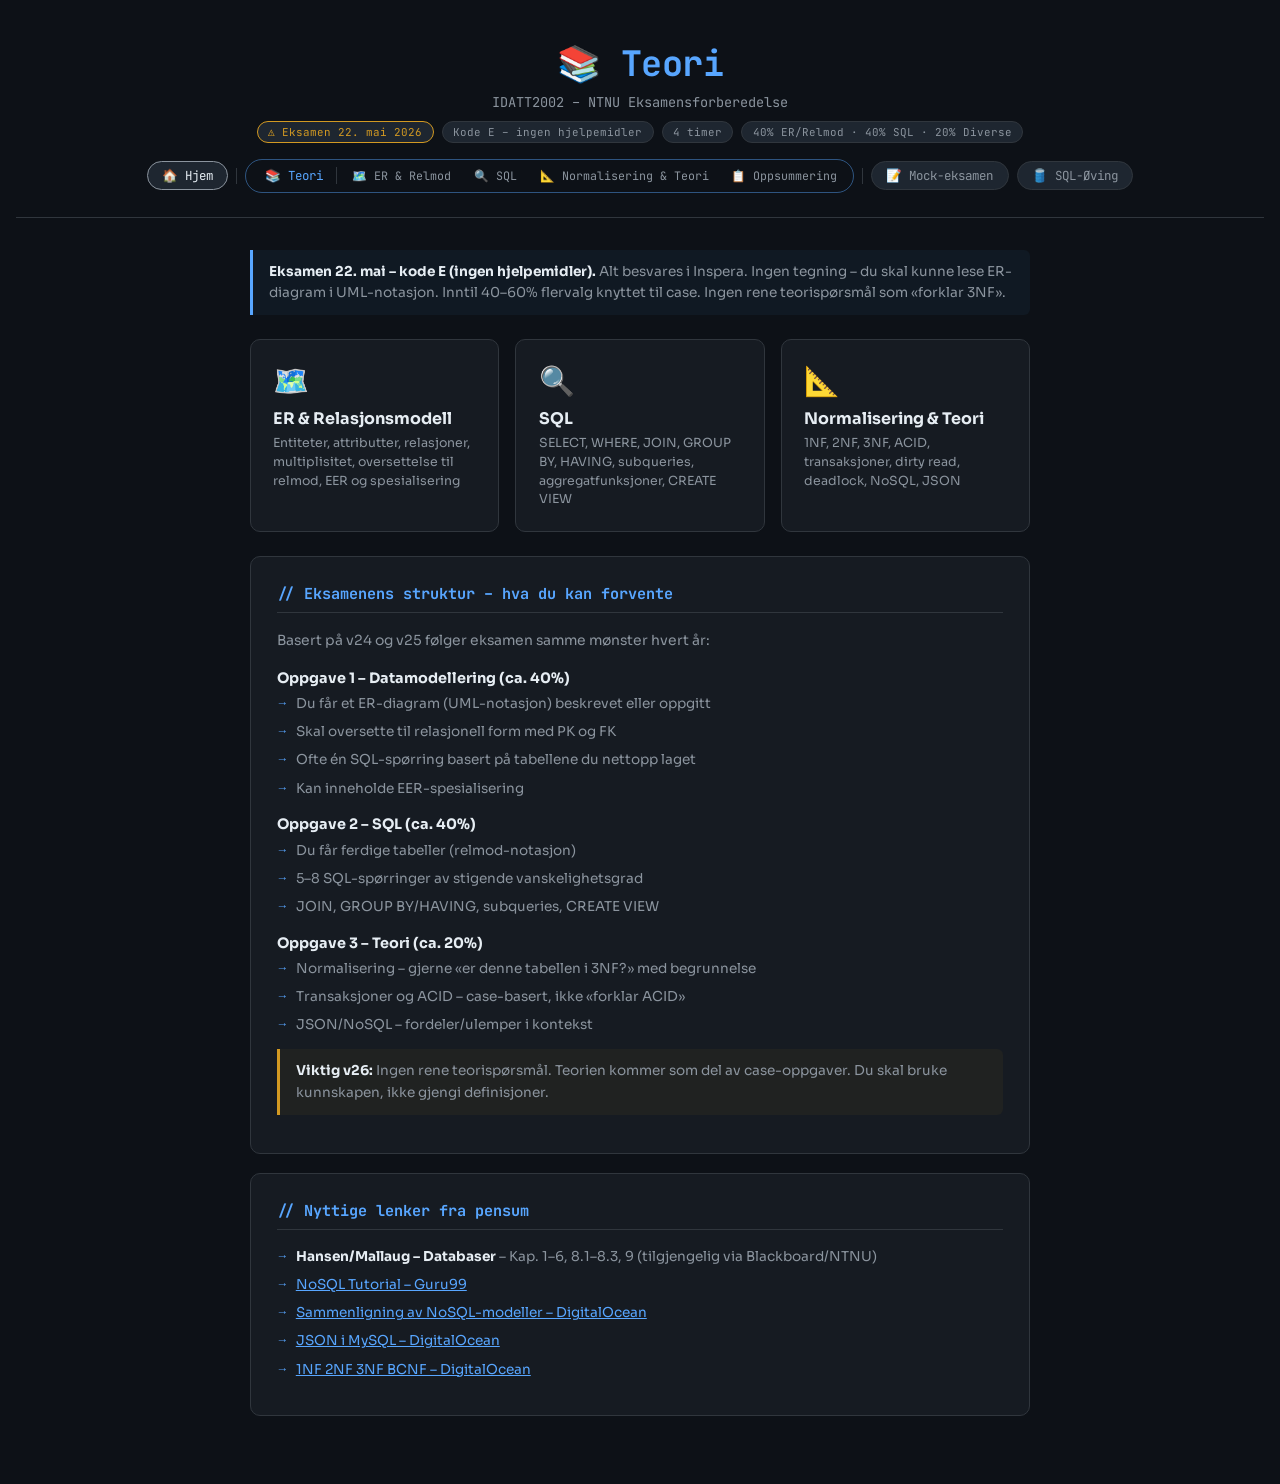
<file: teori/index.html>
<!DOCTYPE html>
<html lang="no">
<head>
  <meta charset="UTF-8">
  <meta name="viewport" content="width=device-width, initial-scale=1.0">
  <title>Teori – IDATT2002</title>
  <link rel="stylesheet" href="/style.css">
  <link rel="icon" type="image/x-icon" href="/favicon.ico">
</head>
<body>
<header>
  <h1>📚 Teori</h1>
  <p>IDATT2002 – NTNU Eksamensforberedelse</p>
  <div class="exam-info compact">
    <span class="badge warn">⚠️ Eksamen 22. mai 2026</span>
    <span class="badge">Kode E – ingen hjelpemidler</span>
    <span class="badge">4 timer</span>
    <span class="badge">40% ER/Relmod · 40% SQL · 20% Diverse</span>
  </div>
  <nav>
    <a href="/" class="nav-home">🏠 Hjem</a>
    <span class="nav-sep"></span>
    <div class="nav-group">
      <a href="/teori" class="nav-group-parent active">📚 Teori</a>
      <a href="/er">🗺️ ER & Relmod</a>
      <a href="/sql">🔍 SQL</a>
      <a href="/norm">📐 Normalisering & Teori</a>
      <a href="/oppsummering">📋 Oppsummering</a>
    </div>
    <span class="nav-sep"></span>
    <a href="/mock-exam">📝 Mock-eksamen</a>
    <a href="/sql-oving">🛢️ SQL-Øving</a>
  </nav>
</header>

<div class="container">
  <div class="theory-content">

    <div class="callout">
      <strong>Eksamen 22. mai – kode E (ingen hjelpemidler).</strong> Alt besvares i Inspera. Ingen tegning – du skal kunne lese ER-diagram i UML-notasjon. Inntil 40–60% flervalg knyttet til case. Ingen rene teorispørsmål som «forklar 3NF».
    </div>

    <div class="theory-grid">
      <a href="/er" class="theory-card">
        <div class="tc-icon">🗺️</div>
        <h3>ER & Relasjonsmodell</h3>
        <p>Entiteter, attributter, relasjoner, multiplisitet, oversettelse til relmod, EER og spesialisering</p>
      </a>
      <a href="/sql" class="theory-card">
        <div class="tc-icon">🔍</div>
        <h3>SQL</h3>
        <p>SELECT, WHERE, JOIN, GROUP BY, HAVING, subqueries, aggregatfunksjoner, CREATE VIEW</p>
      </a>
      <a href="/norm" class="theory-card">
        <div class="tc-icon">📐</div>
        <h3>Normalisering & Teori</h3>
        <p>1NF, 2NF, 3NF, ACID, transaksjoner, dirty read, deadlock, NoSQL, JSON</p>
      </a>
    </div>

    <div class="section">
      <h2>// Eksamenens struktur – hva du kan forvente</h2>
      <p>Basert på v24 og v25 følger eksamen samme mønster hvert år:</p>
      <h3>Oppgave 1 – Datamodellering (ca. 40%)</h3>
      <ul>
        <li>Du får et ER-diagram (UML-notasjon) beskrevet eller oppgitt</li>
        <li>Skal oversette til relasjonell form med PK og FK</li>
        <li>Ofte én SQL-spørring basert på tabellene du nettopp laget</li>
        <li>Kan inneholde EER-spesialisering</li>
      </ul>
      <h3>Oppgave 2 – SQL (ca. 40%)</h3>
      <ul>
        <li>Du får ferdige tabeller (relmod-notasjon)</li>
        <li>5–8 SQL-spørringer av stigende vanskelighetsgrad</li>
        <li>JOIN, GROUP BY/HAVING, subqueries, CREATE VIEW</li>
      </ul>
      <h3>Oppgave 3 – Teori (ca. 20%)</h3>
      <ul>
        <li>Normalisering – gjerne «er denne tabellen i 3NF?» med begrunnelse</li>
        <li>Transaksjoner og ACID – case-basert, ikke «forklar ACID»</li>
        <li>JSON/NoSQL – fordeler/ulemper i kontekst</li>
      </ul>
      <div class="callout warn">
        <strong>Viktig v26:</strong> Ingen rene teorispørsmål. Teorien kommer som del av case-oppgaver. Du skal bruke kunnskapen, ikke gjengi definisjoner.
      </div>
    </div>

    <div class="section">
      <h2>// Nyttige lenker fra pensum</h2>
      <ul>
        <li><strong style="color:var(--text)">Hansen/Mallaug – Databaser</strong> – Kap. 1–6, 8.1–8.3, 9 (tilgjengelig via Blackboard/NTNU)</li>
        <li><a href="https://www.guru99.com/nosql-tutorial.html" style="color:var(--accent)">NoSQL Tutorial – Guru99</a></li>
        <li><a href="https://www.digitalocean.com/community/tutorials/a-comparison-of-nosql-database-management-systems-and-models" style="color:var(--accent)">Sammenligning av NoSQL-modeller – DigitalOcean</a></li>
        <li><a href="https://www.digitalocean.com/community/tutorials/working-with-json-in-mysql" style="color:var(--accent)">JSON i MySQL – DigitalOcean</a></li>
        <li><a href="https://www.digitalocean.com/community/tutorials/database-normalization" style="color:var(--accent)">1NF 2NF 3NF BCNF – DigitalOcean</a></li>
      </ul>
    </div>

  </div>
</div>
</body>
</html>
</file>
<file: style.css>
@import url('https://fonts.googleapis.com/css2?family=JetBrains+Mono:wght@400;700&family=Sora:wght@300;400;600;700&display=swap');

:root {
  --bg: #0d1117;
  --surface: #161b22;
  --surface2: #1e2630;
  --border: #30363d;
  --accent: #58a6ff;
  --accent2: #3fb950;
  --danger: #f85149;
  --warn: #d29922;
  --text: #e6edf3;
  --text2: #8b949e;
  --radius: 10px;
}

* { box-sizing: border-box; margin: 0; padding: 0; }

body {
  background: var(--bg);
  color: var(--text);
  font-family: 'Sora', sans-serif;
  min-height: 100vh;
  padding: 0 1rem 3rem;
}

header {
  text-align: center;
  padding: 2.5rem 1rem 1.5rem;
  border-bottom: 1px solid var(--border);
  margin-bottom: 2rem;
}

header h1 {
  font-family: 'JetBrains Mono', monospace;
  font-size: clamp(1.4rem, 4vw, 2.2rem);
  color: var(--accent);
  letter-spacing: -0.5px;
}

header p {
  color: var(--text2);
  font-size: 0.85rem;
  margin-top: 0.4rem;
  font-family: 'JetBrains Mono', monospace;
}

.exam-info {
  display: flex;
  justify-content: center;
  gap: 1rem;
  flex-wrap: wrap;
  margin-top: 1rem;
}

.badge {
  background: var(--surface2);
  border: 1px solid var(--border);
  border-radius: 20px;
  padding: 0.3rem 0.9rem;
  font-size: 0.78rem;
  font-family: 'JetBrains Mono', monospace;
  color: var(--text2);
}

.badge.warn { border-color: var(--warn); color: var(--warn); }

.exam-info.compact { gap: 0.5rem; margin-top: 0.6rem; }
.exam-info.compact .badge { font-size: 0.68rem; padding: 0.18rem 0.65rem; }

.container { max-width: 780px; margin: 0 auto; }

/* START SCREEN */
#start-screen { text-align: center; }

.category-grid {
  display: grid;
  grid-template-columns: repeat(auto-fit, minmax(220px, 1fr));
  gap: 1rem;
  margin: 1.5rem 0;
}

.category-card {
  background: var(--surface);
  border: 1px solid var(--border);
  border-radius: var(--radius);
  padding: 1.2rem;
  cursor: pointer;
  transition: all 0.2s;
  text-align: left;
}

.category-card:hover {
  border-color: var(--accent);
  transform: translateY(-2px);
  box-shadow: 0 4px 20px rgba(88,166,255,0.1);
}

.category-card .cat-icon { font-size: 1.6rem; margin-bottom: 0.5rem; }
.category-card h3 { font-size: 0.95rem; color: var(--text); margin-bottom: 0.2rem; }
.category-card p { font-size: 0.75rem; color: var(--text2); }

.start-buttons {
  display: flex;
  gap: 0.75rem;
  justify-content: center;
  flex-wrap: wrap;
  margin-top: 1rem;
}

.btn {
  padding: 0.65rem 1.4rem;
  border-radius: var(--radius);
  border: none;
  cursor: pointer;
  font-family: 'Sora', sans-serif;
  font-size: 0.9rem;
  font-weight: 600;
  transition: all 0.2s;
}

.btn-primary {
  background: var(--accent);
  color: #0d1117;
}

.btn-primary:hover { background: #79bcff; transform: translateY(-1px); }

.btn-secondary {
  background: var(--surface2);
  color: var(--text);
  border: 1px solid var(--border);
}

.btn-secondary:hover { border-color: var(--accent); color: var(--accent); }

/* QUIZ SCREEN */
#quiz-screen { display: none; }

.quiz-header {
  display: flex;
  justify-content: space-between;
  align-items: center;
  margin-bottom: 1.2rem;
  flex-wrap: wrap;
  gap: 0.5rem;
}

.progress-info {
  font-family: 'JetBrains Mono', monospace;
  font-size: 0.82rem;
  color: var(--text2);
}

.progress-bar-wrap {
  width: 100%;
  height: 4px;
  background: var(--surface2);
  border-radius: 2px;
  margin-bottom: 1.5rem;
  overflow: hidden;
}

.progress-bar-fill {
  height: 100%;
  background: var(--accent);
  border-radius: 2px;
  transition: width 0.4s ease;
}

.category-tag {
  font-family: 'JetBrains Mono', monospace;
  font-size: 0.72rem;
  padding: 0.2rem 0.7rem;
  border-radius: 20px;
  border: 1px solid var(--border);
  color: var(--text2);
}

.question-card {
  background: var(--surface);
  border: 1px solid var(--border);
  border-radius: var(--radius);
  padding: 1.8rem;
  margin-bottom: 1.2rem;
}

.question-card h2 {
  font-size: 1.05rem;
  font-weight: 600;
  line-height: 1.6;
  margin-bottom: 1rem;
}

.code-block {
  background: #0d1117;
  border: 1px solid var(--border);
  border-radius: 6px;
  padding: 1rem;
  font-family: 'JetBrains Mono', monospace;
  font-size: 0.8rem;
  color: #a5d6ff;
  margin: 0.8rem 0;
  white-space: pre-wrap;
  line-height: 1.6;
  overflow-x: auto;
}

.options-list {
  list-style: none;
  display: flex;
  flex-direction: column;
  gap: 0.6rem;
}

.option-btn {
  width: 100%;
  text-align: left;
  padding: 0.85rem 1.1rem;
  background: var(--surface2);
  border: 1px solid var(--border);
  border-radius: 8px;
  color: var(--text);
  font-family: 'Sora', sans-serif;
  font-size: 0.88rem;
  cursor: pointer;
  transition: all 0.15s;
  line-height: 1.5;
}

.option-btn:hover:not(:disabled) {
  border-color: var(--accent);
  background: rgba(88,166,255,0.06);
}

.option-btn.correct {
  border-color: var(--accent2);
  background: rgba(63,185,80,0.12);
  color: var(--accent2);
}

.option-btn.wrong {
  border-color: var(--danger);
  background: rgba(248,81,73,0.1);
  color: var(--danger);
}

.option-btn:disabled { cursor: default; }

.feedback-box {
  margin-top: 1rem;
  padding: 1rem 1.2rem;
  border-radius: 8px;
  font-size: 0.87rem;
  line-height: 1.6;
  display: none;
}

.feedback-box.correct {
  background: rgba(63,185,80,0.1);
  border: 1px solid rgba(63,185,80,0.3);
  color: #7ee787;
  display: block;
}

.feedback-box.wrong {
  background: rgba(248,81,73,0.08);
  border: 1px solid rgba(248,81,73,0.3);
  color: #ffa198;
  display: block;
}

.nav-buttons {
  display: flex;
  justify-content: space-between;
  align-items: center;
  gap: 0.75rem;
  margin-top: 1rem;
  flex-wrap: wrap;
}

/* RESULTS */
#result-screen { display: none; text-align: center; }

.result-card {
  background: var(--surface);
  border: 1px solid var(--border);
  border-radius: var(--radius);
  padding: 2.5rem 2rem;
  margin: 1.5rem 0;
}

.score-big {
  font-family: 'JetBrains Mono', monospace;
  font-size: 3.5rem;
  font-weight: 700;
  color: var(--accent);
  line-height: 1;
}

.score-label { color: var(--text2); font-size: 0.85rem; margin-top: 0.4rem; }

.breakdown {
  display: grid;
  grid-template-columns: repeat(auto-fit, minmax(120px, 1fr));
  gap: 0.75rem;
  margin-top: 1.5rem;
}

.breakdown-item {
  background: var(--surface2);
  border: 1px solid var(--border);
  border-radius: 8px;
  padding: 0.8rem;
}

.breakdown-item .bi-label { font-size: 0.72rem; color: var(--text2); font-family: 'JetBrains Mono', monospace; }
.breakdown-item .bi-val { font-size: 1.3rem; font-weight: 700; color: var(--text); margin-top: 0.3rem; }

.plan-section {
  background: var(--surface);
  border: 1px solid var(--border);
  border-radius: var(--radius);
  padding: 1.5rem;
  margin-bottom: 1.5rem;
  text-align: left;
}

.plan-section h2 {
  font-family: 'JetBrains Mono', monospace;
  color: var(--accent);
  font-size: 1rem;
  margin-bottom: 1rem;
  padding-bottom: 0.5rem;
  border-bottom: 1px solid var(--border);
}

.day-block { margin-bottom: 1.2rem; }

.day-block h3 {
  font-size: 0.9rem;
  color: var(--text);
  margin-bottom: 0.5rem;
  display: flex;
  align-items: center;
  gap: 0.5rem;
}

.day-label {
  font-family: 'JetBrains Mono', monospace;
  font-size: 0.7rem;
  background: var(--surface2);
  border: 1px solid var(--border);
  border-radius: 4px;
  padding: 0.1rem 0.5rem;
  color: var(--warn);
}

.day-block ul {
  list-style: none;
  display: flex;
  flex-direction: column;
  gap: 0.35rem;
}

.day-block ul li {
  font-size: 0.84rem;
  color: var(--text2);
  padding-left: 1rem;
  position: relative;
}

.day-block ul li::before {
  content: '→';
  position: absolute;
  left: 0;
  color: var(--accent);
  font-size: 0.75rem;
}

.tip-box {
  background: rgba(88,166,255,0.06);
  border: 1px solid rgba(88,166,255,0.2);
  border-radius: 8px;
  padding: 0.9rem 1rem;
  font-size: 0.83rem;
  color: var(--text2);
  margin-top: 1rem;
  line-height: 1.6;
}

.tip-box strong { color: var(--accent); }

/* ===== NAVIGATION ===== */
nav {
  display: flex;
  gap: 0.5rem;
  justify-content: center;
  flex-wrap: wrap;
  padding: 1rem 0 0;
  align-items: center;
}

nav a {
  font-family: 'JetBrains Mono', monospace;
  font-size: 0.78rem;
  color: var(--text2);
  text-decoration: none;
  padding: 0.3rem 0.9rem;
  border: 1px solid var(--border);
  border-radius: 20px;
  background: var(--surface2);
  transition: all 0.2s;
}

nav a:hover, nav a.active {
  border-color: var(--accent);
  color: var(--accent);
}

/* Hjem – brighter border and white text to stand out */
nav a.nav-home {
  color: var(--text);
  border-color: var(--text2);
}
nav a.nav-home:hover,
nav a.nav-home.active {
  border-color: var(--text);
  color: var(--text);
  background: var(--surface);
}

/* Vertical separator between nav groups */
.nav-sep {
  display: block;
  width: 1px;
  height: 1rem;
  background: var(--border);
  flex-shrink: 0;
}

/* Teori group container */
.nav-group {
  display: flex;
  gap: 0.1rem;
  align-items: center;
  border: 1px solid var(--border);
  border-radius: 24px;
  padding: 0.15rem 0.3rem;
  transition: border-color 0.2s;
}
.nav-group:has(.active) {
  border-color: rgba(88, 166, 255, 0.45);
}

/* All links inside the group – transparent, compact */
.nav-group a {
  background: transparent;
  border-color: transparent;
  padding: 0.2rem 0.6rem;
  font-size: 0.73rem;
}
.nav-group a:hover,
.nav-group a.active {
  background: transparent;
  border-color: transparent;
  color: var(--accent);
}

/* "Teori" parent label link */
.nav-group a.nav-group-parent {
  font-size: 0.78rem;
  color: var(--text);
  padding: 0.25rem 0.8rem;
  position: relative;
  margin-right: 0.2rem;
}
.nav-group a.nav-group-parent::after {
  content: '';
  position: absolute;
  right: -0.1rem;
  top: 15%;
  height: 70%;
  width: 1px;
  background: var(--border);
}
.nav-group a.nav-group-parent:hover,
.nav-group a.nav-group-parent.active {
  color: var(--accent);
}

.theory-grid {
  display: grid;
  grid-template-columns: repeat(auto-fit, minmax(220px, 1fr));
  gap: 1rem;
  margin: 1.5rem 0;
}

.theory-card {
  background: var(--surface);
  border: 1px solid var(--border);
  border-radius: var(--radius);
  padding: 1.4rem;
  text-decoration: none;
  color: var(--text);
  transition: all 0.2s;
  display: block;
}

.theory-card:hover {
  border-color: var(--accent);
  transform: translateY(-2px);
  box-shadow: 0 4px 20px rgba(88,166,255,0.1);
}

.theory-card .tc-icon { font-size: 1.8rem; margin-bottom: 0.6rem; }
.theory-card h3 { font-size: 1rem; margin-bottom: 0.3rem; }
.theory-card p { font-size: 0.78rem; color: var(--text2); line-height: 1.5; }

.theory-content { max-width: 780px; margin: 0 auto; }

.section {
  background: var(--surface);
  border: 1px solid var(--border);
  border-radius: var(--radius);
  padding: 1.6rem;
  margin-bottom: 1.2rem;
}

.section h2 {
  font-family: 'JetBrains Mono', monospace;
  font-size: 0.95rem;
  color: var(--accent);
  margin-bottom: 1rem;
  padding-bottom: 0.5rem;
  border-bottom: 1px solid var(--border);
}

.section h3 {
  font-size: 0.9rem;
  color: var(--text);
  margin: 1rem 0 0.4rem;
}

.section p {
  font-size: 0.87rem;
  color: var(--text2);
  line-height: 1.7;
  margin-bottom: 0.6rem;
}

.section ul {
  list-style: none;
  display: flex;
  flex-direction: column;
  gap: 0.4rem;
  margin-bottom: 0.6rem;
}

.section ul li {
  font-size: 0.85rem;
  color: var(--text2);
  padding-left: 1.2rem;
  position: relative;
  line-height: 1.6;
}

.section ul li::before {
  content: '→';
  position: absolute;
  left: 0;
  color: var(--accent);
  font-size: 0.75rem;
}

.section .code-block {
  background: #0d1117;
  border: 1px solid var(--border);
  border-radius: 6px;
  padding: 1rem;
  font-family: 'JetBrains Mono', monospace;
  font-size: 0.8rem;
  color: #a5d6ff;
  margin: 0.8rem 0;
  white-space: pre;
  line-height: 1.7;
  overflow-x: auto;
}

.tag {
  display: inline-block;
  font-family: 'JetBrains Mono', monospace;
  font-size: 0.68rem;
  padding: 0.15rem 0.5rem;
  border-radius: 4px;
  margin-bottom: 0.5rem;
}

.tag-exam { background: rgba(210,153,34,0.15); border: 1px solid var(--warn); color: var(--warn); }
.tag-tip  { background: rgba(88,166,255,0.1);  border: 1px solid var(--accent); color: var(--accent); }
.tag-ok   { background: rgba(63,185,80,0.1);   border: 1px solid var(--accent2); color: var(--accent2); }

.callout {
  border-left: 3px solid var(--accent);
  padding: 0.7rem 1rem;
  background: rgba(88,166,255,0.05);
  border-radius: 0 6px 6px 0;
  font-size: 0.85rem;
  color: var(--text2);
  line-height: 1.6;
  margin: 0.8rem 0;
}

.callout.warn {
  border-color: var(--warn);
  background: rgba(210,153,34,0.05);
}

.callout strong { color: var(--text); }

.quiz-link-btn {
  display: inline-block;
  margin-top: 1rem;
  padding: 0.6rem 1.2rem;
  background: var(--accent);
  color: #0d1117;
  font-family: 'Sora', sans-serif;
  font-size: 0.88rem;
  font-weight: 600;
  border-radius: var(--radius);
  text-decoration: none;
  transition: all 0.2s;
}

.quiz-link-btn:hover { background: #79bcff; transform: translateY(-1px); }
</file>
